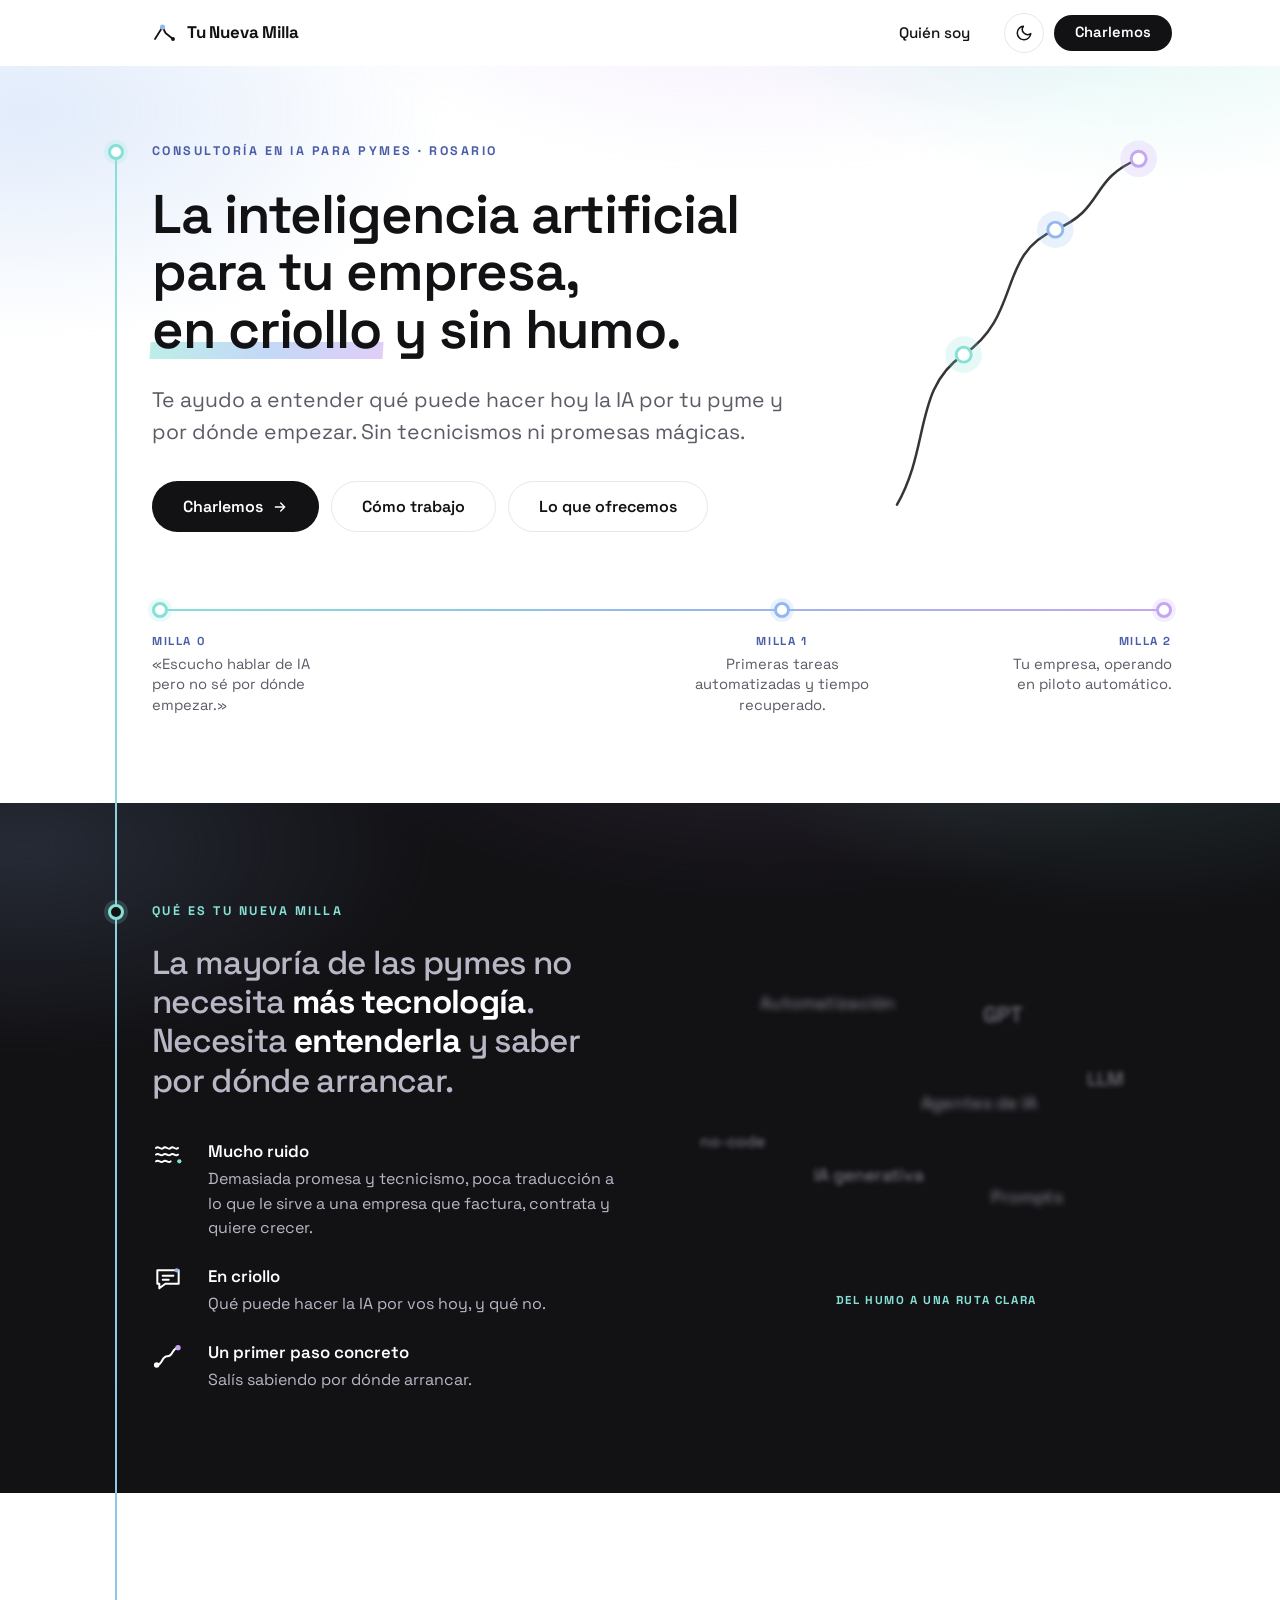
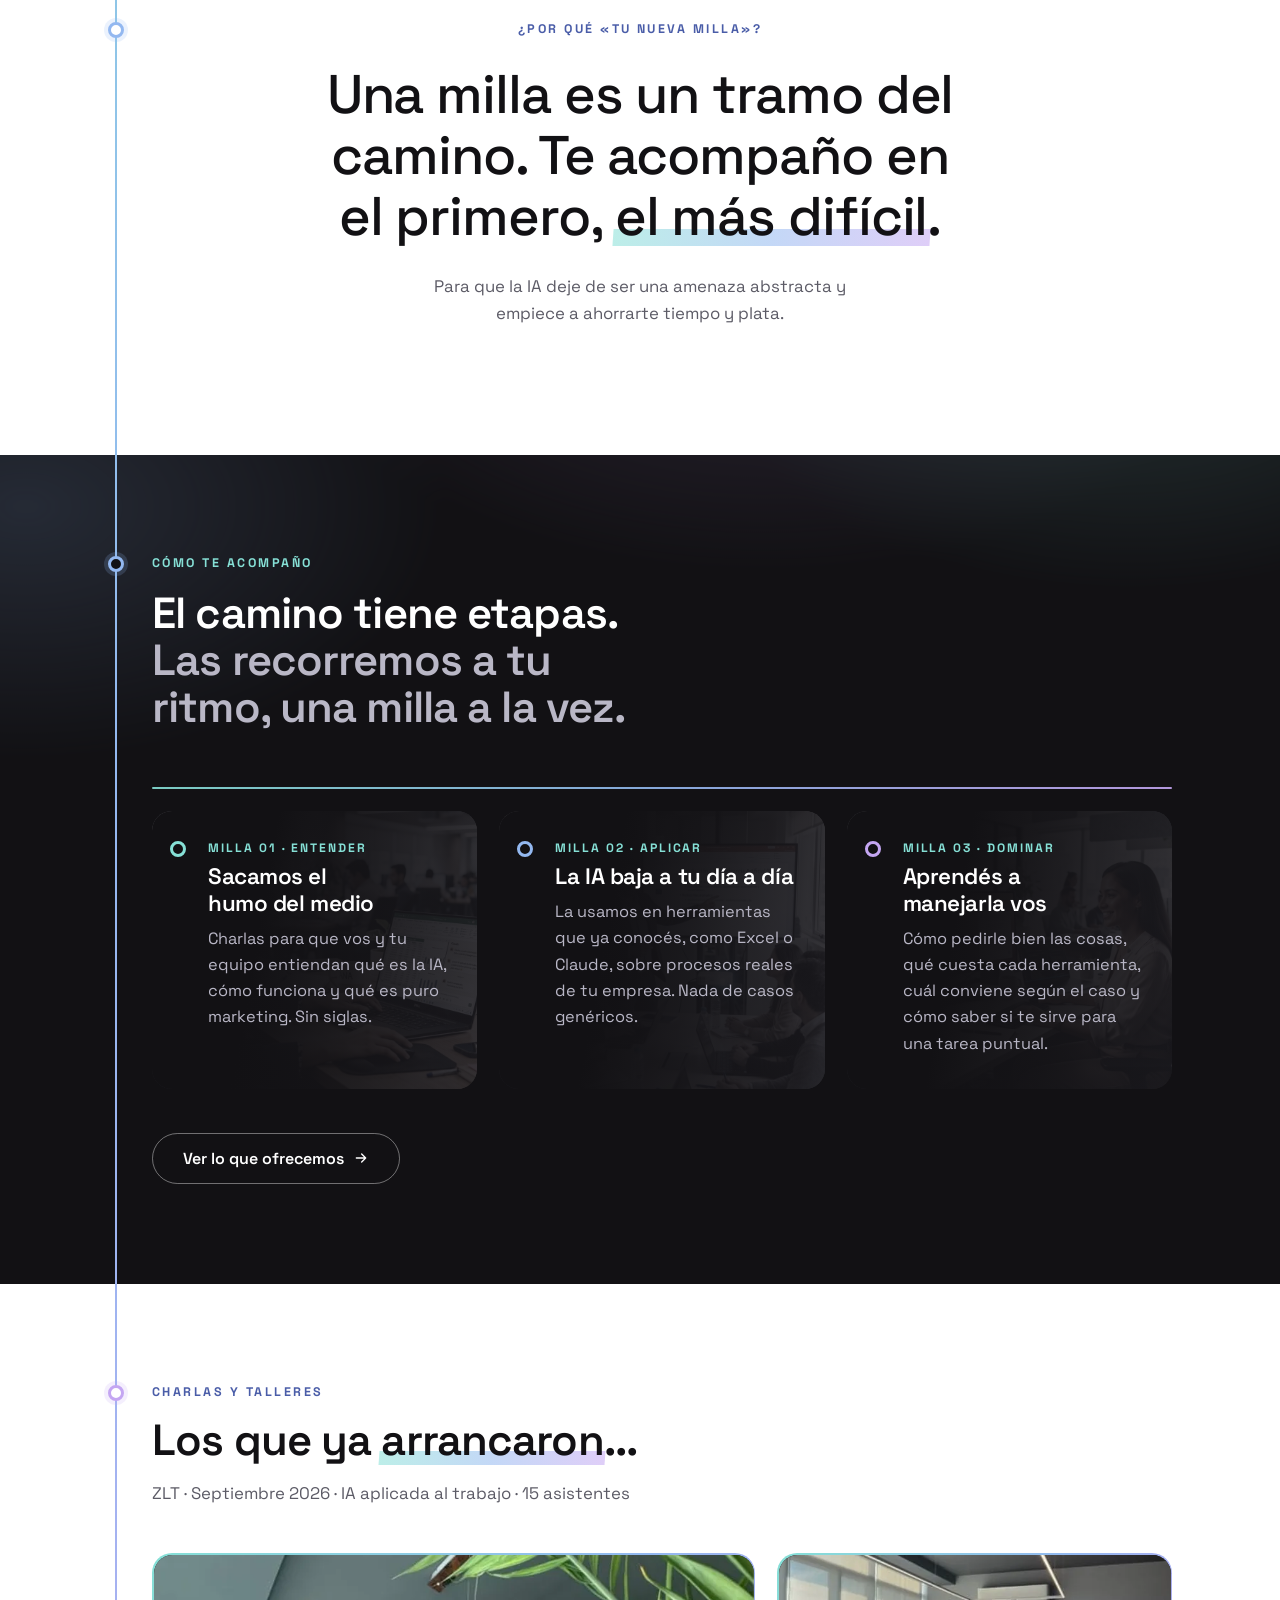
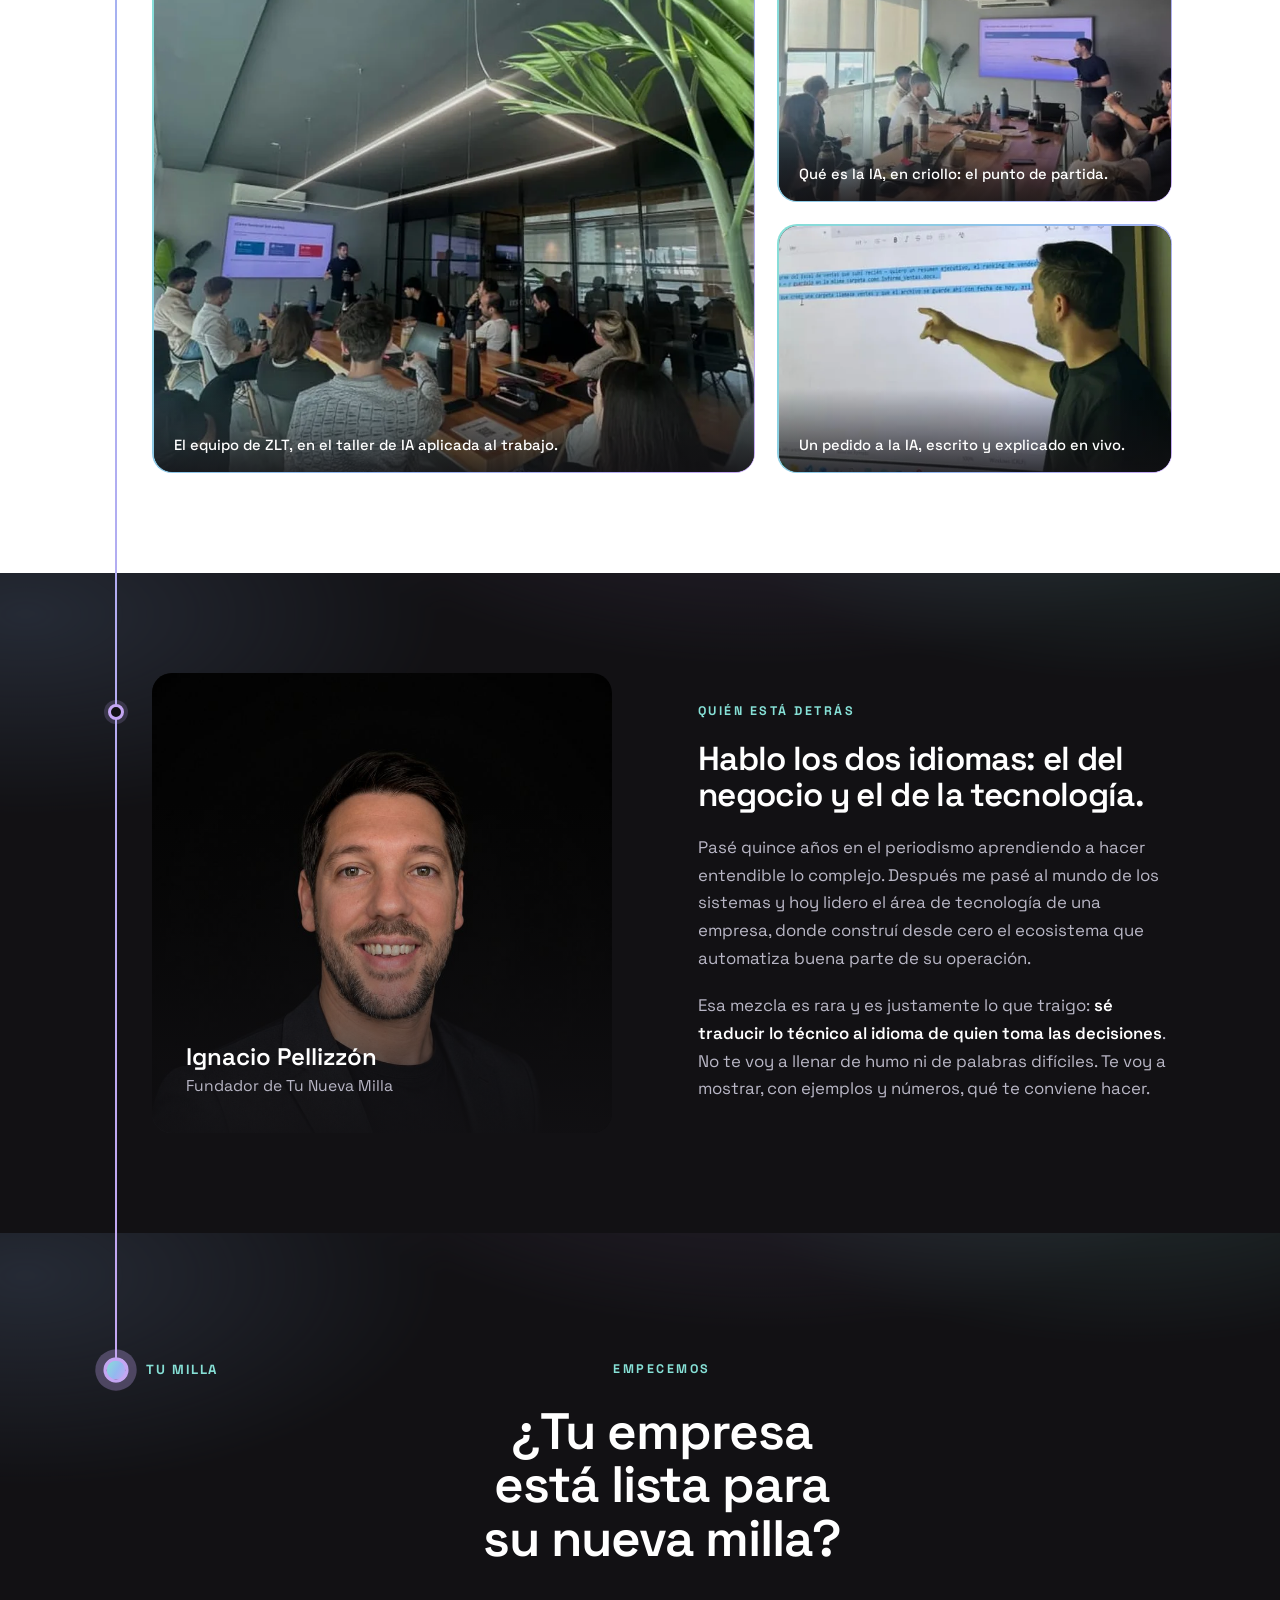
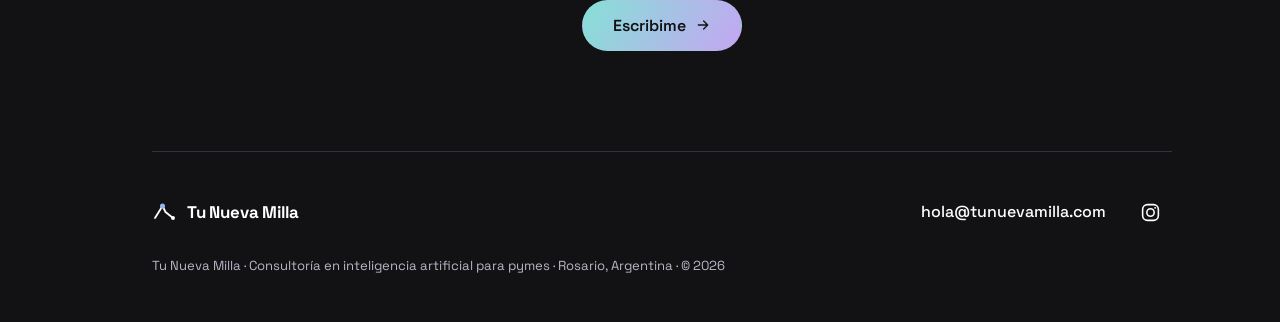
<file: index.html>
<!DOCTYPE html>
<html lang="es-AR">
<head>
<meta charset="UTF-8">
<meta name="viewport" content="width=device-width, initial-scale=1.0">
<title>Tu Nueva Milla — IA en criollo para tu pyme</title>
<meta name="description" content="Consultoría en inteligencia artificial para pymes en Rosario. Te ayudo a entender qué puede hacer la IA por tu empresa, sin tecnicismos ni promesas mágicas.">
<meta name="author" content="Ignacio Pellizzón">
<link rel="canonical" href="https://tunuevamilla.com/">
<meta name="theme-color" content="#FFFFFF">
<meta name="color-scheme" content="light dark">

<meta property="og:type" content="website">
<meta property="og:url" content="https://tunuevamilla.com/">
<meta property="og:site_name" content="Tu Nueva Milla">
<meta property="og:locale" content="es_AR">
<meta property="og:title" content="Tu Nueva Milla — IA en criollo para tu pyme">
<meta property="og:description" content="Consultoría en inteligencia artificial para pymes en Rosario. Te ayudo a entender qué puede hacer la IA por tu empresa, sin tecnicismos ni promesas mágicas.">
<meta property="og:image" content="https://tunuevamilla.com/images/og-image.jpg">
<meta property="og:image:width" content="1200">
<meta property="og:image:height" content="630">
<meta property="og:image:alt" content="Tu Nueva Milla — IA en criollo, sin humo">

<meta name="twitter:card" content="summary_large_image">
<meta name="twitter:title" content="Tu Nueva Milla — IA en criollo para tu pyme">
<meta name="twitter:description" content="Consultoría en inteligencia artificial para pymes en Rosario. Te ayudo a entender qué puede hacer la IA por tu empresa, sin tecnicismos ni promesas mágicas.">
<meta name="twitter:image" content="https://tunuevamilla.com/images/og-image.jpg">
<meta name="twitter:image:alt" content="Tu Nueva Milla — IA en criollo, sin humo">
<link rel="icon" type="image/svg+xml" href="data:image/svg+xml,%3Csvg xmlns='http://www.w3.org/2000/svg' viewBox='0 0 32 32'%3E%3Cstyle%3E.s%7Bstroke:%23121114%7D.f%7Bfill:%23121114%7D@media (prefers-color-scheme:dark)%7B.s%7Bstroke:%23FFFFFF%7D.f%7Bfill:%23FFFFFF%7D%7D%3C/style%3E%3Cpath class='s' d='M4 24 L14 8 L18 16 L28 24' fill='none' stroke-width='2.6' stroke-linecap='round' stroke-linejoin='round'/%3E%3Ccircle cx='14' cy='8' r='3.4' fill='%2393B8F0'/%3E%3Ccircle class='f' cx='28' cy='24' r='2.6'/%3E%3C/svg%3E">

<!-- Tema guardado antes del primer pintado (evita el parpadeo claro → oscuro) -->
<script>try{if(localStorage.getItem('tnm-theme')==='dark'){document.documentElement.setAttribute('data-theme','dark');document.querySelector('meta[name="theme-color"]').content='#121114'}}catch(e){}</script>

<link rel="preconnect" href="https://fonts.googleapis.com">
<link rel="preconnect" href="https://fonts.gstatic.com" crossorigin>
<link href="https://fonts.googleapis.com/css2?family=Space+Grotesk:wght@400;500;600;700&display=swap" rel="stylesheet">
<link rel="stylesheet" href="styles.css">
</head>
<body>

<nav class="nav">
  <div class="wrap nav__in">
    <a href="#" class="tnm-logo" aria-label="Tu Nueva Milla">
      <svg viewBox="0 0 32 32" fill="none" aria-hidden="true">
        <path d="M4 24 L14 8 L18 16 L28 24" stroke="currentColor" stroke-width="2.4" stroke-linecap="round" stroke-linejoin="round"/>
        <circle cx="14" cy="8" r="3.4" fill="#93B8F0"/>
        <circle cx="28" cy="24" r="2.6" fill="currentColor"/>
      </svg>
      <span>Tu&nbsp;Nueva&nbsp;Milla</span>
    </a>
    <ul class="nav__links">
      <li><a class="nav__link" href="#quien-soy">Quién soy</a></li>
    </ul>
    <div class="nav__actions">
      <button type="button" class="theme-toggle" id="themeToggle" aria-label="Cambiar a tema oscuro" title="Cambiar a tema oscuro">
        <svg class="i-sun" viewBox="0 0 24 24" width="18" height="18" fill="none" aria-hidden="true"><circle cx="12" cy="12" r="4"/><path d="M12 2v2M12 20v2M4.93 4.93l1.41 1.41M17.66 17.66l1.41 1.41M2 12h2M20 12h2M6.34 17.66l-1.41 1.41M19.07 4.93l-1.41 1.41"/></svg>
        <svg class="i-moon" viewBox="0 0 24 24" width="18" height="18" fill="none" aria-hidden="true"><path d="M21 12.79A9 9 0 1 1 11.21 3 7 7 0 0 0 21 12.79z"/></svg>
      </button>
      <a href="#contacto" class="tnm-btn tnm-btn--primary tnm-btn--sm js-contact-trigger">Charlemos</a>
    </div>
  </div>
</nav>

<main class="rail-root" data-rail-root>
  <div class="rail" data-rail aria-hidden="true"><div class="rail__fill" data-rail-fill></div></div>

  <!-- 1 · Hero (claro) -->
  <header class="tnm-aurora sec sec--light">
    <div class="wrap hero">
      <div class="hero__row">
        <div class="hero__copy">
          <div data-reveal="0">
            <div class="stop" data-rail-stop data-rail-color="aqua"><span class="stop__dot stop__dot--aqua" aria-hidden="true"></span><div class="tnm-eyebrow">Consultoría en IA para pymes · Rosario</div></div>
          </div>
          <h1 class="hero__title" data-reveal="1">La inteligencia artificial para tu empresa, <span class="tnm-hl">en criollo</span> y sin humo.</h1>
          <p class="hero__lead" data-reveal="2">Te ayudo a entender qué puede hacer hoy la IA por tu pyme y por dónde empezar. Sin tecnicismos ni promesas mágicas.</p>
          <div class="hero__actions" data-reveal="3">
            <a href="#contacto" class="tnm-btn tnm-btn--primary js-contact-trigger">Charlemos
              <svg viewBox="0 0 24 24" fill="none" aria-hidden="true"><path d="M5 12h14M13 6l6 6-6 6" stroke="currentColor" stroke-width="2" stroke-linecap="round" stroke-linejoin="round"/></svg>
            </a>
            <a href="#camino" class="tnm-btn tnm-btn--ghost">Cómo trabajo</a>
            <a href="/lo-que-ofrecemos" class="tnm-btn tnm-btn--ghost">Lo que ofrecemos</a>
          </div>
        </div>
        <div class="hero__ill" aria-hidden="true">
          <svg viewBox="40 60 360 470" width="100%" fill="none">
            <path d="M70,500 C110,430 90,360 150,320 C220,272 190,200 260,170 C320,145 300,110 360,85" style="stroke:currentColor;stroke-width:3;stroke-linecap:round;opacity:.85"/>
            <circle cx="150" cy="320" r="22" style="fill:var(--aqua);opacity:.2"/>
            <circle cx="150" cy="320" r="9" style="fill:var(--node-fill);stroke:var(--aqua);stroke-width:3.5"/>
            <circle cx="260" cy="170" r="22" style="fill:var(--blue);opacity:.2"/>
            <circle cx="260" cy="170" r="9" style="fill:var(--node-fill);stroke:var(--blue);stroke-width:3.5"/>
            <circle cx="360" cy="85" r="22" style="fill:var(--violet);opacity:.2"/>
            <circle cx="360" cy="85" r="9" style="fill:var(--node-fill);stroke:var(--violet);stroke-width:3.5"/>
          </svg>
        </div>
      </div>
      <div class="hero__route" data-reveal="4">
        <div class="tnm-route">
          <div class="tnm-route__track"><div class="tnm-route__fill"></div></div>
          <div class="tnm-route__stops">
            <div class="tnm-route__stop">
              <div class="tnm-dot"></div>
              <div class="tnm-km">Milla 0</div>
              <div class="tnm-route__lbl">«Escucho hablar de IA pero no sé por dónde empezar.»</div>
            </div>
            <div class="tnm-route__stop">
              <div class="tnm-dot tnm-dot--b"></div>
              <div class="tnm-km">Milla 1</div>
              <div class="tnm-route__lbl">Primeras tareas automatizadas y tiempo recuperado.</div>
            </div>
            <div class="tnm-route__stop">
              <div class="tnm-dot tnm-dot--c"></div>
              <div class="tnm-km">Milla 2</div>
              <div class="tnm-route__lbl">Tu empresa, operando en piloto automático.</div>
            </div>
          </div>
        </div>
      </div>
    </div>
  </header>

  <!-- 2 · Qué es (oscuro) -->
  <section class="tnm-aurora sec sec--band sec--clip" data-theme="dark">
    <div class="wrap sec__pad whatis">
      <div class="whatis__copy">
        <div class="whatis__head" data-reveal="0">
          <div class="stop" data-rail-stop data-rail-color="aqua"><span class="stop__dot stop__dot--aqua" aria-hidden="true"></span><div class="tnm-eyebrow">Qué es Tu Nueva Milla</div></div>
          <h2 class="whatis__title">La mayoría de las pymes no necesita <b>más tecnología</b>. Necesita <b>entenderla</b> y saber por dónde arrancar.</h2>
        </div>
        <div class="points">
          <div class="point" data-reveal="1">
            <svg viewBox="0 0 24 24" width="32" height="32" fill="none" aria-hidden="true"><path d="M3 7.5c2-2 3.5 2 5.5 0s3.5 2 5.5 0 3.5 2 5.5 0"/><path d="M3 12.5c2-2 3.5 2 5.5 0s3.5 2 5.5 0 3.5 2 5.5 0"/><path d="M3 17.5c2-2 3.5 2 5.5 0s3.5 2 5.5 0"/><circle cx="20.5" cy="17.5" r="1.6" class="ico-fill-aqua"/></svg>
            <div>
              <div class="point__t">Mucho ruido</div>
              <p>Demasiada promesa y tecnicismo, poca traducción a lo que le sirve a una empresa que factura, contrata y quiere crecer.</p>
            </div>
          </div>
          <div class="point" data-reveal="2">
            <svg viewBox="0 0 24 24" width="32" height="32" fill="none" aria-hidden="true"><path d="M4 5.5h16v10H10l-4.5 3.5v-3.5H4z"/><path d="M8 9.5h8M8 12.5h4.5"/><circle cx="18.5" cy="5.5" r="1.6" class="ico-fill-blue"/></svg>
            <div>
              <div class="point__t">En criollo</div>
              <p>Qué puede hacer la IA por vos hoy, y qué no.</p>
            </div>
          </div>
          <div class="point" data-reveal="3">
            <svg viewBox="0 0 24 24" width="32" height="32" fill="none" aria-hidden="true"><path d="M3.5 19.5c4.5 0 3.5-6.5 8-6.5s3.5-6.5 8-6.5"/><circle cx="3.5" cy="19.5" r="1.3"/><circle cx="19.5" cy="6.5" r="2" class="ico-fill-violet"/></svg>
            <div>
              <div class="point__t">Un primer paso concreto</div>
              <p>Salís sabiendo por dónde arrancar.</p>
            </div>
          </div>
        </div>
      </div>
      <figure class="smoke-fig">
        <div class="smoke" data-smoke>
          <div aria-hidden="true">
            <span class="smoke__w" data-smoke-word style="left:60%;top:2%;font-size:1.35rem">GPT</span>
            <span class="smoke__w" data-smoke-word data-optional style="left:22%;top:16%;font-size:1.05rem">machine learning</span>
            <span class="smoke__w" data-smoke-word style="left:82%;top:30%;font-size:1.2rem">LLM</span>
            <span class="smoke__w" data-smoke-word style="left:0%;top:50%;font-size:1rem">no-code</span>
            <span class="smoke__w" data-smoke-word data-optional style="left:76%;top:52%;font-size:1rem">copiloto</span>
            <span class="smoke__w" data-smoke-word style="left:24%;top:64%;font-size:1.1rem">IA generativa</span>
            <span class="smoke__w" data-smoke-word data-optional style="left:70%;top:88%;font-size:1.15rem">RAG</span>
          </div>
          <div class="smoke__keys">
            <span class="smoke__spine" data-smoke-spine></span>
            <div class="smoke__key" data-smoke-key data-x=".40" data-y=".36">
              <span class="smoke__dot smoke__dot--aqua" data-smoke-dot></span>
              <div class="smoke__txt">
                <span class="smoke__tech" data-smoke-tech>Agentes de IA<span class="smoke__strike" data-smoke-strike></span></span>
                <span class="smoke__say" data-smoke-say>Un asistente que contesta consultas de clientes</span>
              </div>
            </div>
            <div class="smoke__key" data-smoke-key data-x=".06" data-y=".04">
              <span class="smoke__dot smoke__dot--blue" data-smoke-dot></span>
              <div class="smoke__txt">
                <span class="smoke__tech" data-smoke-tech>Automatización<span class="smoke__strike" data-smoke-strike></span></span>
                <span class="smoke__say" data-smoke-say>Que las facturas se carguen solas</span>
              </div>
            </div>
            <div class="smoke__key" data-smoke-key data-x=".55" data-y=".72">
              <span class="smoke__dot smoke__dot--violet" data-smoke-dot></span>
              <div class="smoke__txt">
                <span class="smoke__tech" data-smoke-tech>Prompts<span class="smoke__strike" data-smoke-strike></span></span>
                <span class="smoke__say" data-smoke-say>Saber qué pedirle a la IA</span>
              </div>
            </div>
          </div>
        </div>
        <figcaption class="smoke-fig__cap">Del humo a una ruta clara</figcaption>
      </figure>
    </div>
  </section>

  <!-- 3 · Por qué el nombre (claro) -->
  <section class="sec sec--light">
    <div class="sec__pad--xl quote">
      <div class="nowrap" data-reveal="0">
        <div class="stop" data-rail-stop data-rail-color="blue"><span class="stop__dot stop__dot--blue" aria-hidden="true"></span><div class="tnm-eyebrow">¿Por qué «Tu Nueva Milla»?</div></div>
      </div>
      <blockquote class="quote__q" data-reveal="1">Una milla es un tramo del camino. Te acompaño en el primero, <span class="tnm-hl">el más difícil</span>.</blockquote>
      <p class="quote__sub" data-reveal="2">Para que la IA deje de ser una amenaza abstracta y empiece a ahorrarte tiempo y plata.</p>
    </div>
  </section>

  <!-- 4 · Las 3 millas (oscuro) -->
  <section class="tnm-aurora sec sec--band anchor" id="camino" data-theme="dark">
    <div class="wrap sec__pad">
      <div class="miles__head" data-reveal="0">
        <div class="stop" data-rail-stop data-rail-color="blue"><span class="stop__dot stop__dot--blue" aria-hidden="true"></span><div class="tnm-eyebrow">Cómo te acompaño</div></div>
        <h2 class="h2">El camino tiene etapas. <span class="muted">Las recorremos a tu ritmo, una milla a la vez.</span></h2>
      </div>
      <div class="miles__line" data-draw></div>
      <div class="miles">
        <div class="lift" data-reveal="1">
          <div class="tnm-ms tnm-ms--photo">
            <img class="tnm-ms__bg" src="images/milla-01-entender.jpg" alt="" loading="lazy" decoding="async">
            <div class="tnm-ms__scrim"></div>
            <div class="tnm-ms__node"></div>
            <div class="tnm-km">Milla 01 · Entender</div>
            <h3>Sacamos el humo del medio</h3>
            <p>Charlas para que vos y tu equipo entiendan qué es la IA, cómo funciona y qué es puro marketing. Sin siglas.</p>
          </div>
        </div>
        <div class="lift" data-reveal="2">
          <div class="tnm-ms tnm-ms--b tnm-ms--photo">
            <img class="tnm-ms__bg" src="images/milla-02-aplicar.jpg" alt="" loading="lazy" decoding="async">
            <div class="tnm-ms__scrim"></div>
            <div class="tnm-ms__node"></div>
            <div class="tnm-km">Milla 02 · Aplicar</div>
            <h3>La IA baja a tu día a día</h3>
            <p>La usamos en herramientas que ya conocés, como Excel o Claude, sobre procesos reales de tu empresa. Nada de casos genéricos.</p>
          </div>
        </div>
        <div class="lift" data-reveal="3">
          <div class="tnm-ms tnm-ms--c tnm-ms--photo">
            <img class="tnm-ms__bg" src="images/milla-03-dominar.jpg" alt="" loading="lazy" decoding="async">
            <div class="tnm-ms__scrim"></div>
            <div class="tnm-ms__node"></div>
            <div class="tnm-km">Milla 03 · Dominar</div>
            <h3>Aprendés a manejarla vos</h3>
            <p>Cómo pedirle bien las cosas, qué cuesta cada herramienta, cuál conviene según el caso y cómo saber si te sirve para una tarea puntual.</p>
          </div>
        </div>
      </div>
      <div class="miles__more">
        <a href="/lo-que-ofrecemos" class="tnm-btn tnm-btn--ghost">Ver lo que ofrecemos
          <svg viewBox="0 0 24 24" fill="none" aria-hidden="true"><path d="M5 12h14M13 6l6 6-6 6" stroke="currentColor" stroke-width="2" stroke-linecap="round" stroke-linejoin="round"/></svg>
        </a>
      </div>
    </div>
  </section>

  <!-- 5 · Charlas y talleres (claro) -->
  <section class="sec sec--light">
    <div class="wrap sec__pad talks">
      <div class="talks__head" data-reveal="0">
        <div class="stop" data-rail-stop data-rail-color="violet"><span class="stop__dot stop__dot--violet" aria-hidden="true"></span><div class="tnm-eyebrow">Charlas y talleres</div></div>
        <h2 class="h2 talks__title">Los que ya <span class="tnm-hl">arrancaron</span>...</h2>
        <p class="talks__meta">ZLT · Septiembre 2026 · IA aplicada al trabajo · 15 asistentes</p>
      </div>
      <div class="bento">
        <figure class="shot shot--main" data-reveal="1">
          <div class="shot__in">
            <picture>
              <source srcset="images/charla-ia-pymes-zlt-01.webp" type="image/webp">
              <img src="images/charla-ia-pymes-zlt-01.jpg" width="846" height="750" alt="El equipo de ZLT durante el taller de IA" loading="lazy" decoding="async" style="object-position:center 55%">
            </picture>
            <figcaption>El equipo de ZLT, en el taller de IA aplicada al trabajo.</figcaption>
          </div>
        </figure>
        <div class="bento__side">
          <figure class="shot" data-reveal="2">
            <div class="shot__in">
              <picture>
                <source srcset="images/charla-ia-pymes-zlt-02.webp" type="image/webp">
                <img src="images/charla-ia-pymes-zlt-02.jpg" width="846" height="384" alt="Ignacio Pellizzón explicando qué es la IA frente al equipo" loading="lazy" decoding="async" style="object-position:80% center">
              </picture>
              <figcaption>Qué es la IA, en criollo: el punto de partida.</figcaption>
            </div>
          </figure>
          <figure class="shot" data-reveal="3">
            <div class="shot__in">
              <picture>
                <source srcset="images/charla-ia-pymes-zlt-03.webp" type="image/webp">
                <img src="images/charla-ia-pymes-zlt-03.jpg" width="846" height="384" alt="Ignacio señalando un pedido escrito a una herramienta de IA en pantalla" loading="lazy" decoding="async" style="object-position:72% center">
              </picture>
              <figcaption>Un pedido a la IA, escrito y explicado en vivo.</figcaption>
            </div>
          </figure>
        </div>
      </div>
    </div>
  </section>

  <!-- 6 · Quién está detrás (oscuro) -->
  <section class="tnm-aurora sec sec--band anchor" id="quien-soy" data-theme="dark">
    <div class="wrap sec__pad bio">
      <div class="bio__photo" data-reveal="0">
        <div class="tnm-portrait">
          <img src="images/foto-fundador.jpg" alt="Ignacio Pellizzón, fundador de Tu Nueva Milla" loading="lazy" decoding="async">
          <div class="tnm-portrait__scrim"></div>
          <div class="tnm-portrait__who">
            <div class="tnm-portrait__nm">Ignacio Pellizzón</div>
            <div class="tnm-portrait__rl">Fundador de Tu Nueva Milla</div>
          </div>
        </div>
      </div>
      <div class="bio__txt" data-reveal="1">
        <div class="stop" data-rail-stop data-rail-color="violet"><span class="stop__dot stop__dot--violet" aria-hidden="true"></span><div class="tnm-eyebrow">Quién está detrás</div></div>
        <h2 class="bio__title">Hablo los dos idiomas: el del negocio y el de la tecnología.</h2>
        <p>Pasé quince años en el periodismo aprendiendo a hacer entendible lo complejo. Después me pasé al mundo de los sistemas y hoy lidero el área de tecnología de una empresa, donde construí desde cero el ecosistema que automatiza buena parte de su operación.</p>
        <p>Esa mezcla es rara y es justamente lo que traigo: <b>sé traducir lo técnico al idioma de quien toma las decisiones</b>. No te voy a llenar de humo ni de palabras difíciles. Te voy a mostrar, con ejemplos y números, qué te conviene hacer.</p>
      </div>
    </div>
  </section>

  <!-- 7 · Cierre + footer (oscuro) -->
  <section class="tnm-aurora sec sec--band anchor" id="contacto" data-theme="dark">
    <div class="wrap closing">
      <div class="closing__top">
        <div class="nowrap" data-reveal="1">
          <div class="stop" data-rail-stop data-rail-label="Tu milla" data-rail-color="violet"><span class="stop__dot stop__dot--grad" aria-hidden="true"></span><div class="tnm-eyebrow">Empecemos</div></div>
        </div>
        <h2 class="closing__title" data-reveal="1">¿Tu empresa está lista para su nueva milla?</h2>
        <div class="closing__cta" data-reveal="2">
          <a href="mailto:hola@tunuevamilla.com" class="tnm-btn tnm-btn--primary" id="contactTrigger">Escribime
            <svg viewBox="0 0 24 24" fill="none" aria-hidden="true"><path d="M5 12h14M13 6l6 6-6 6" stroke="currentColor" stroke-width="2" stroke-linecap="round" stroke-linejoin="round"/></svg>
          </a>
        </div>
      </div>
      <footer class="footer">
        <a href="#" class="tnm-logo" aria-label="Tu Nueva Milla">
          <svg viewBox="0 0 32 32" fill="none" aria-hidden="true">
            <path d="M4 24 L14 8 L18 16 L28 24" stroke="currentColor" stroke-width="2.4" stroke-linecap="round" stroke-linejoin="round"/>
            <circle cx="14" cy="8" r="3.4" fill="#93B8F0"/>
            <circle cx="28" cy="24" r="2.6" fill="currentColor"/>
          </svg>
          <span>Tu&nbsp;Nueva&nbsp;Milla</span>
        </a>
        <div class="footer__links">
          <a href="mailto:hola@tunuevamilla.com" class="footer__mail">hola@tunuevamilla.com</a>
          <a href="https://www.instagram.com/tunuevamilla" target="_blank" rel="noopener" class="footer__ig" aria-label="Instagram">
            <svg viewBox="0 0 24 24" fill="none" width="21" height="21" aria-hidden="true">
              <rect x="3" y="3" width="18" height="18" rx="5.5" stroke="currentColor" stroke-width="1.8"/>
              <circle cx="12" cy="12" r="4.2" stroke="currentColor" stroke-width="1.8"/>
              <circle cx="17.3" cy="6.7" r="1.1" fill="currentColor"/>
            </svg>
          </a>
        </div>
        <div class="footer__fine">Tu Nueva Milla · Consultoría en inteligencia artificial para pymes · Rosario, Argentina · © 2026</div>
      </footer>
    </div>
  </section>
</main>

<div class="modal-overlay" id="contactOverlay" hidden>
  <div class="modal" role="dialog" aria-modal="true" aria-labelledby="contactModalTitle" id="contactModal">
    <button type="button" class="modal-close" id="contactClose" aria-label="Cerrar formulario">
      <svg viewBox="0 0 24 24" fill="none" aria-hidden="true"><path d="M6 6l12 12M18 6L6 18" stroke="currentColor" stroke-width="2" stroke-linecap="round"/></svg>
    </button>
    <div class="tnm-eyebrow">Escribime</div>
    <h3 id="contactModalTitle">Contame en dos líneas qué necesita tu empresa</h3>
    <p class="modal-lead">Te respondo yo mismo, directo a tu correo.</p>

    <form id="contactForm" novalidate>
      <input type="checkbox" name="botcheck" class="hp" tabindex="-1" autocomplete="off">

      <label class="tnm-field">
        <span>Nombre</span>
        <input type="text" name="name" required autocomplete="name" placeholder="Tu nombre">
      </label>
      <label class="tnm-field">
        <span>Email</span>
        <input type="email" name="email" required autocomplete="email" placeholder="vos@tuempresa.com">
      </label>
      <label class="tnm-field">
        <span>Teléfono</span>
        <input type="tel" name="phone" required autocomplete="tel" inputmode="tel" placeholder="Ej: 341 555 1234">
      </label>
      <label class="tnm-field">
        <span>Contame brevemente qué necesitás</span>
        <textarea name="message" required rows="4" placeholder="Qué te gustaría automatizar o entender sobre IA en tu compañía"></textarea>
      </label>

      <button type="submit" class="tnm-btn tnm-btn--primary tnm-btn--block" id="contactSubmit">
        <span class="btn-label">Enviar mensaje</span>
        <svg viewBox="0 0 24 24" fill="none" aria-hidden="true"><path d="M5 12h14M13 6l6 6-6 6" stroke="currentColor" stroke-width="2" stroke-linecap="round" stroke-linejoin="round"/></svg>
      </button>
      <p class="form-status" id="contactStatus" role="status" aria-live="polite"></p>
    </form>
  </div>
</div>

<script src="motion.js"></script>
<script src="script.js"></script>
</body>
</html>
</file>
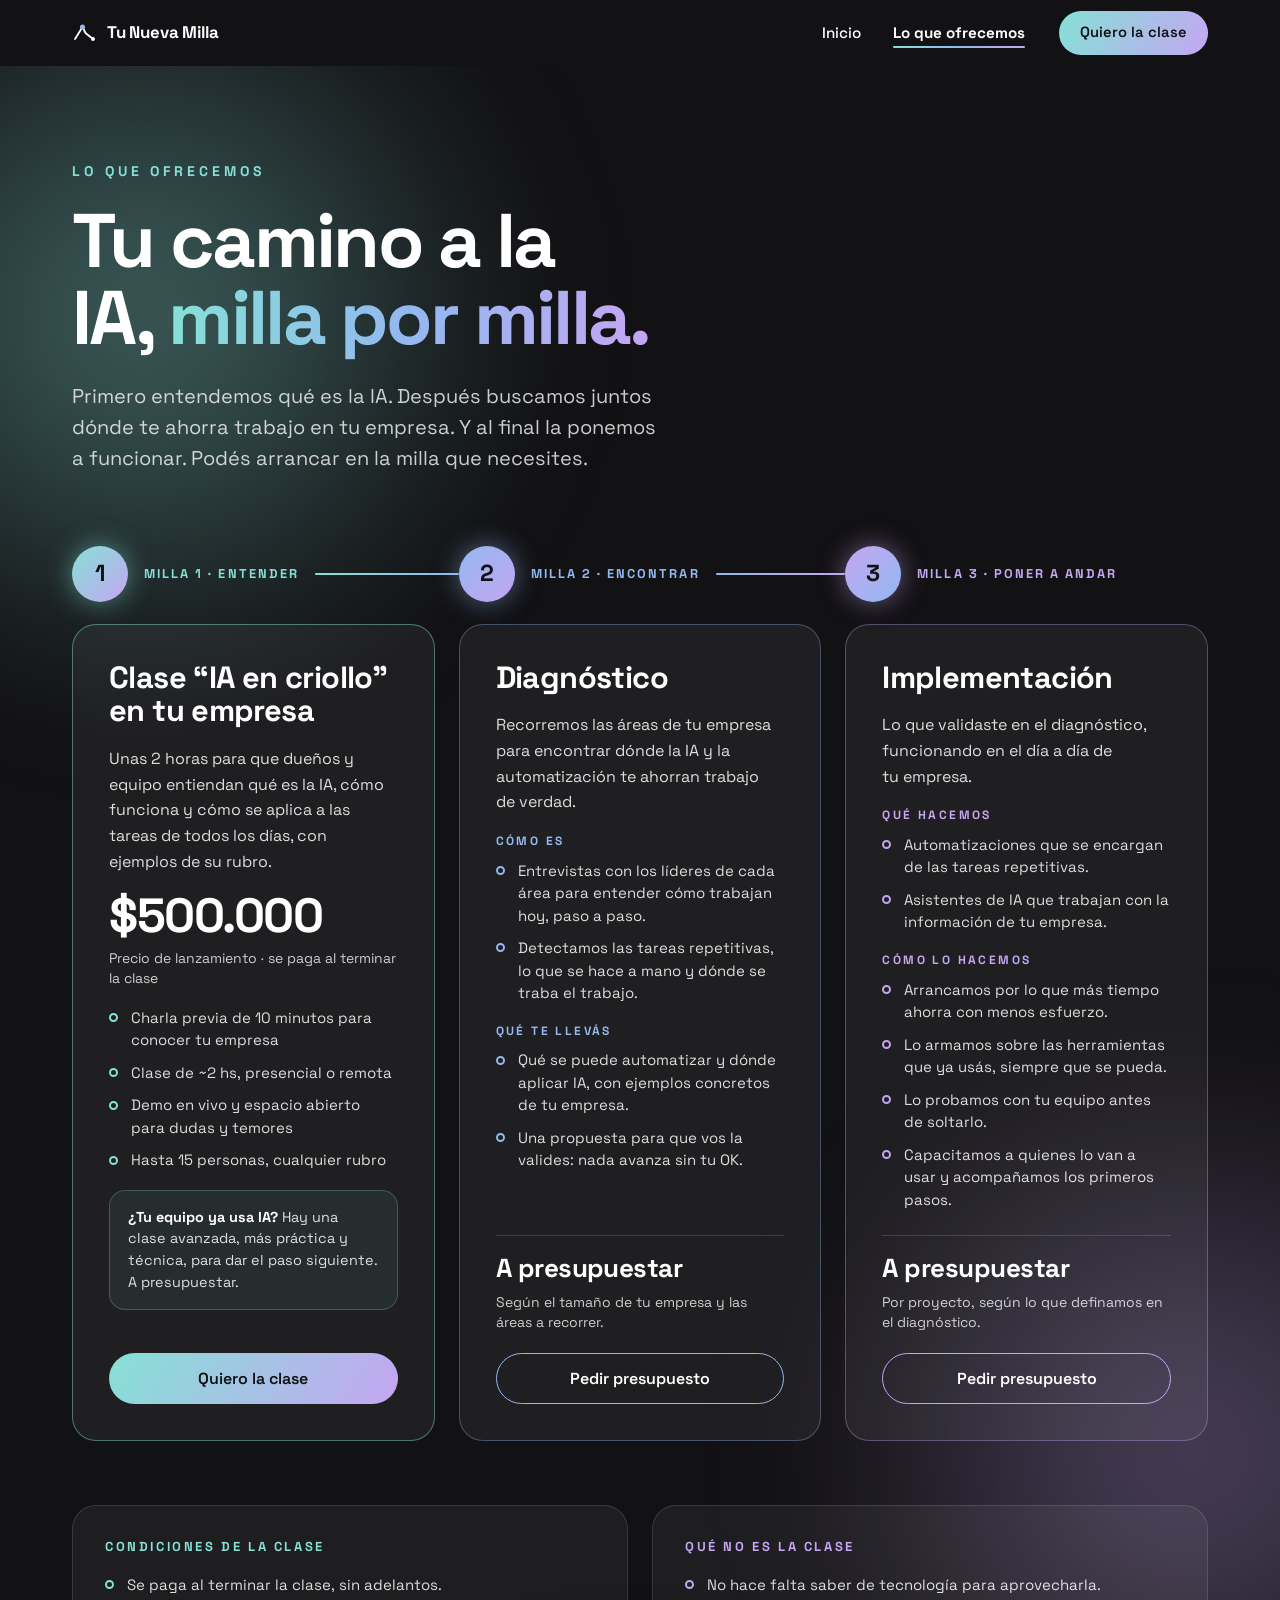
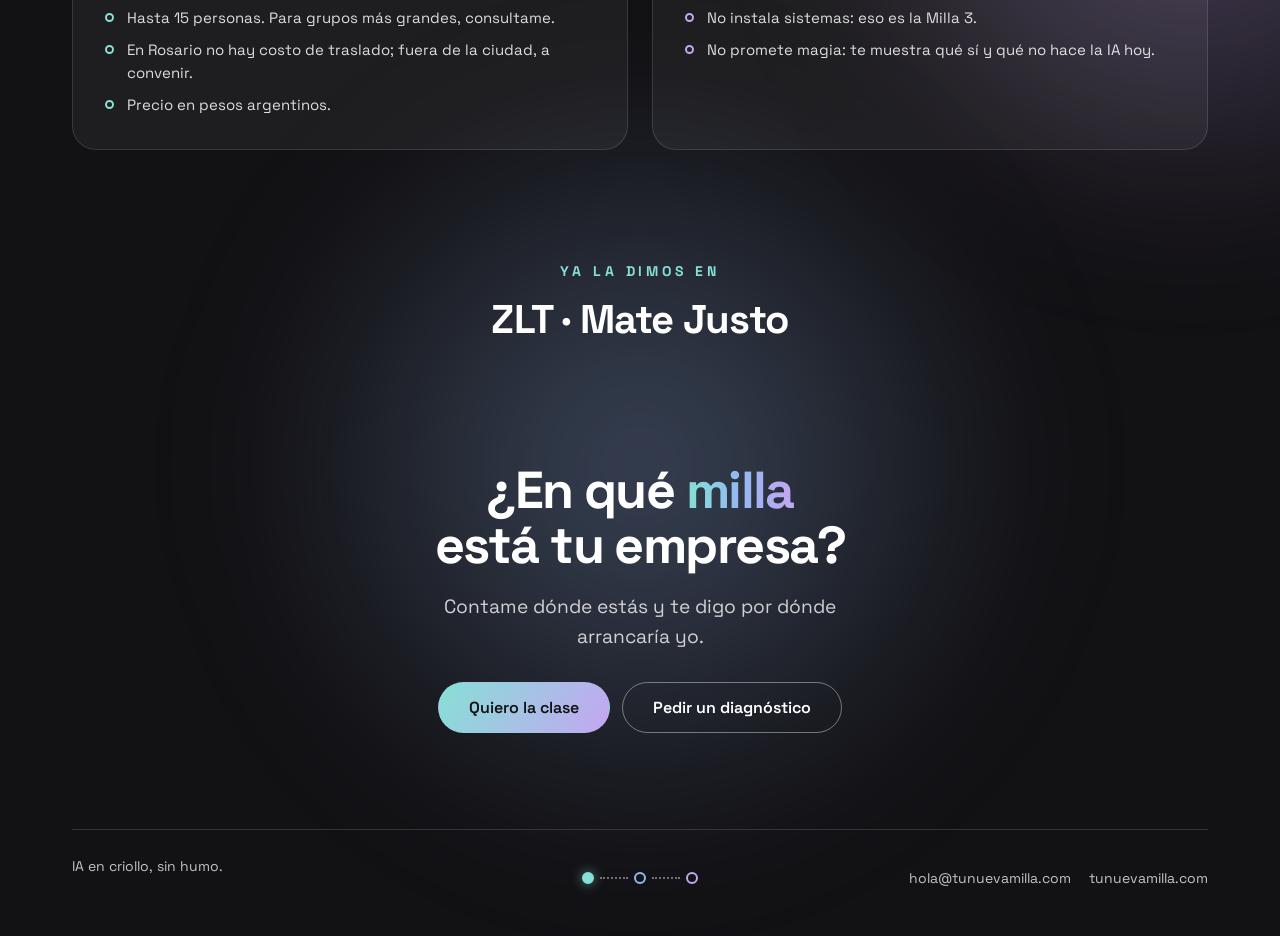
<file: lo-que-ofrecemos/index.html>
<!DOCTYPE html>
<html lang="es-AR" data-theme="dark">
<head>
<meta charset="UTF-8">
<meta name="viewport" content="width=device-width, initial-scale=1.0">
<title>Lo que ofrecemos — Tu Nueva Milla</title>
<meta name="description" content="Clase de IA en criollo para tu equipo, diagnóstico e implementación de IA para pymes. Sin tecnicismos y sin humo.">
<meta name="author" content="Ignacio Pellizzón">
<link rel="canonical" href="https://tunuevamilla.com/lo-que-ofrecemos">
<meta name="theme-color" content="#121114">
<meta name="color-scheme" content="dark">

<meta property="og:type" content="website">
<meta property="og:url" content="https://tunuevamilla.com/lo-que-ofrecemos">
<meta property="og:site_name" content="Tu Nueva Milla">
<meta property="og:locale" content="es_AR">
<meta property="og:title" content="Lo que ofrecemos — Tu Nueva Milla">
<meta property="og:description" content="Clase de IA en criollo para tu equipo, diagnóstico e implementación de IA para pymes. Sin tecnicismos y sin humo.">
<meta property="og:image" content="https://tunuevamilla.com/images/og-image.jpg">
<meta property="og:image:width" content="1200">
<meta property="og:image:height" content="630">
<meta property="og:image:alt" content="Tu Nueva Milla — IA en criollo, sin humo">

<meta name="twitter:card" content="summary_large_image">
<meta name="twitter:title" content="Lo que ofrecemos — Tu Nueva Milla">
<meta name="twitter:description" content="Clase de IA en criollo para tu equipo, diagnóstico e implementación de IA para pymes. Sin tecnicismos y sin humo.">
<meta name="twitter:image" content="https://tunuevamilla.com/images/og-image.jpg">
<meta name="twitter:image:alt" content="Tu Nueva Milla — IA en criollo, sin humo">
<link rel="icon" type="image/svg+xml" href="data:image/svg+xml,%3Csvg xmlns='http://www.w3.org/2000/svg' viewBox='0 0 32 32'%3E%3Cstyle%3E.s%7Bstroke:%23121114%7D.f%7Bfill:%23121114%7D@media (prefers-color-scheme:dark)%7B.s%7Bstroke:%23FFFFFF%7D.f%7Bfill:%23FFFFFF%7D%7D%3C/style%3E%3Cpath class='s' d='M4 24 L14 8 L18 16 L28 24' fill='none' stroke-width='2.6' stroke-linecap='round' stroke-linejoin='round'/%3E%3Ccircle cx='14' cy='8' r='3.4' fill='%2393B8F0'/%3E%3Ccircle class='f' cx='28' cy='24' r='2.6'/%3E%3C/svg%3E">

<link rel="preconnect" href="https://fonts.googleapis.com">
<link rel="preconnect" href="https://fonts.gstatic.com" crossorigin>
<link href="https://fonts.googleapis.com/css2?family=Space+Grotesk:wght@400;500;600;700&display=swap" rel="stylesheet">
<link rel="stylesheet" href="/styles.css">
</head>
<body>

<nav class="nav ofr-nav" aria-label="Principal">
  <div class="ofr-wrap nav__in">
    <a href="/" class="tnm-logo" aria-label="Tu Nueva Milla, ir al inicio">
      <svg viewBox="0 0 32 32" fill="none" aria-hidden="true">
        <path d="M4 24 L14 8 L18 16 L28 24" stroke="currentColor" stroke-width="2.4" stroke-linecap="round" stroke-linejoin="round"/>
        <circle cx="14" cy="8" r="3.4" fill="#93B8F0"/>
        <circle cx="28" cy="24" r="2.6" fill="currentColor"/>
      </svg>
      <span>Tu&nbsp;Nueva&nbsp;Milla</span>
    </a>
    <ul class="nav__links">
      <li><a class="nav__link" href="/">Inicio</a></li>
      <li><a class="nav__link" href="/lo-que-ofrecemos" aria-current="page">Lo que ofrecemos</a></li>
    </ul>
    <div class="nav__actions">
      <a href="mailto:hola@tunuevamilla.com?subject=Quiero%20la%20clase" class="tnm-btn tnm-btn--primary tnm-btn--sm js-contact-trigger" data-contact-topic="Clase “IA en criollo”" data-contact-message="Quiero la clase “IA en criollo”.">Quiero la clase</a>
    </div>
  </div>
</nav>

<div class="ofr">
  <div class="ofr__glows" aria-hidden="true">
    <span class="ofr__glow ofr__glow--aqua"></span>
    <span class="ofr__glow ofr__glow--violet"></span>
    <span class="ofr__glow ofr__glow--blue"></span>
  </div>

  <main id="main">
    <header class="ofr-wrap ofr-hero">
      <p class="ofr-label">Lo que ofrecemos</p>
      <h1 class="ofr-title">Tu camino a la IA, <span class="ofr-grad">milla por milla.</span></h1>
      <p class="ofr-lead">Primero entendemos qué es la IA. Después buscamos juntos dónde te ahorra trabajo en tu empresa. Y al final la ponemos a funcionar. Podés arrancar en la milla que necesites.</p>
    </header>

    <section class="ofr-wrap" aria-label="Las tres millas">
      <div class="ofr-miles">

        <article class="ofr-mile ofr-mile--a">
          <div class="ofr-mile__head">
            <span class="ofr-node" aria-hidden="true">1</span>
            <p class="ofr-km">Milla 1 · Entender</p>
          </div>
          <div class="ofr-card">
            <h2>Clase “IA en criollo” en tu empresa</h2>
            <p>Unas 2 horas para que dueños y equipo entiendan qué es la IA, cómo funciona y cómo se aplica a las tareas de todos los días, con ejemplos de su rubro.</p>
            <div class="ofr-price">
              <span class="ofr-price__amount">$500.000</span>
              <span class="ofr-price__note">Precio de lanzamiento · se paga al terminar la clase</span>
            </div>
            <ul class="ofr-list">
              <li>Charla previa de 10 minutos para conocer tu empresa</li>
              <li>Clase de ~2 hs, presencial o remota</li>
              <li>Demo en vivo y espacio abierto para dudas y temores</li>
              <li>Hasta 15 personas, cualquier rubro</li>
            </ul>
            <p class="ofr-aside"><strong>¿Tu equipo ya usa IA?</strong> Hay una clase avanzada, más práctica y técnica, para dar el paso siguiente. A presupuestar.</p>
            <div class="ofr-card__foot">
              <a href="mailto:hola@tunuevamilla.com?subject=Quiero%20la%20clase" class="tnm-btn tnm-btn--primary js-contact-trigger" data-contact-topic="Clase “IA en criollo”" data-contact-message="Quiero la clase “IA en criollo”.">Quiero la clase</a>
            </div>
          </div>
        </article>

        <article class="ofr-mile ofr-mile--b">
          <div class="ofr-mile__head">
            <span class="ofr-node" aria-hidden="true">2</span>
            <p class="ofr-km">Milla 2 · Encontrar</p>
          </div>
          <div class="ofr-card">
            <h2>Diagnóstico</h2>
            <p>Recorremos las áreas de tu empresa para encontrar dónde la IA y la automatización te ahorran trabajo de verdad.</p>
            <div>
              <p class="ofr-sub">Cómo es</p>
              <ul class="ofr-list">
                <li>Entrevistas con los líderes de cada área para entender cómo trabajan hoy, paso a paso.</li>
                <li>Detectamos las tareas repetitivas, lo que se hace a mano y dónde se traba el trabajo.</li>
              </ul>
            </div>
            <div>
              <p class="ofr-sub">Qué te llevás</p>
              <ul class="ofr-list">
                <li>Qué se puede automatizar y dónde aplicar IA, con ejemplos concretos de tu empresa.</li>
                <li>Una propuesta para que vos la valides: nada avanza sin tu OK.</li>
              </ul>
            </div>
            <div class="ofr-card__foot">
              <div class="ofr-price ofr-price--quote">
                <span class="ofr-price__amount">A presupuestar</span>
                <span class="ofr-price__note">Según el tamaño de tu empresa y las áreas a recorrer.</span>
              </div>
              <a href="mailto:hola@tunuevamilla.com?subject=Quiero%20un%20diagn%C3%B3stico" class="tnm-btn tnm-btn--ghost js-contact-trigger" data-contact-topic="Presupuesto de diagnóstico" data-contact-message="Quiero un presupuesto para el diagnóstico.">Pedir presupuesto</a>
            </div>
          </div>
        </article>

        <article class="ofr-mile ofr-mile--c">
          <div class="ofr-mile__head">
            <span class="ofr-node" aria-hidden="true">3</span>
            <p class="ofr-km">Milla 3 · Poner a andar</p>
          </div>
          <div class="ofr-card">
            <h2>Implementación</h2>
            <p>Lo que validaste en el diagnóstico, funcionando en el día a día de tu empresa.</p>
            <div>
              <p class="ofr-sub">Qué hacemos</p>
              <ul class="ofr-list">
                <li>Automatizaciones que se encargan de las tareas repetitivas.</li>
                <li>Asistentes de IA que trabajan con la información de tu empresa.</li>
              </ul>
            </div>
            <div>
              <p class="ofr-sub">Cómo lo hacemos</p>
              <ul class="ofr-list">
                <li>Arrancamos por lo que más tiempo ahorra con menos esfuerzo.</li>
                <li>Lo armamos sobre las herramientas que ya usás, siempre que se pueda.</li>
                <li>Lo probamos con tu equipo antes de soltarlo.</li>
                <li>Capacitamos a quienes lo van a usar y acompañamos los primeros pasos.</li>
              </ul>
            </div>
            <div class="ofr-card__foot">
              <div class="ofr-price ofr-price--quote">
                <span class="ofr-price__amount">A presupuestar</span>
                <span class="ofr-price__note">Por proyecto, según lo que definamos en el diagnóstico.</span>
              </div>
              <a href="mailto:hola@tunuevamilla.com?subject=Quiero%20implementar%20IA" class="tnm-btn tnm-btn--ghost js-contact-trigger" data-contact-topic="Presupuesto de implementación" data-contact-message="Quiero un presupuesto para la implementación.">Pedir presupuesto</a>
            </div>
          </div>
        </article>

      </div>
    </section>

    <section class="ofr-wrap ofr-info" aria-label="Condiciones de la clase">
      <div class="ofr-info__card ofr-info__card--a">
        <h2>Condiciones de la clase</h2>
        <ul class="ofr-list">
          <li>Se paga al terminar la clase, sin adelantos.</li>
          <li>Hasta 15 personas. Para grupos más grandes, consultame.</li>
          <li>En Rosario no hay costo de traslado; fuera de la ciudad, a convenir.</li>
          <li>Precio en pesos argentinos.</li>
        </ul>
      </div>
      <div class="ofr-info__card ofr-info__card--b">
        <h2>Qué no es la clase</h2>
        <ul class="ofr-list">
          <li>No hace falta saber de tecnología para aprovecharla.</li>
          <li>No instala sistemas: eso es la Milla 3.</li>
          <li>No promete magia: te muestra qué sí y qué no hace la IA hoy.</li>
        </ul>
      </div>
    </section>

    <section class="ofr-wrap ofr-proof" aria-label="Prueba social">
      <p class="ofr-label">Ya la dimos en</p>
      <p class="ofr-proof__who">ZLT · Mate Justo</p>
    </section>

    <section class="ofr-wrap ofr-close" aria-labelledby="ofr-close-title">
      <h2 id="ofr-close-title">¿En qué <span class="ofr-grad">milla</span> está tu empresa?</h2>
      <p class="ofr-close__lead">Contame dónde estás y te digo por dónde arrancaría yo.</p>
      <div class="ofr-close__cta">
        <a href="mailto:hola@tunuevamilla.com?subject=Quiero%20la%20clase" class="tnm-btn tnm-btn--primary js-contact-trigger" data-contact-topic="Clase “IA en criollo”" data-contact-message="Quiero la clase “IA en criollo”.">Quiero la clase</a>
        <a href="mailto:hola@tunuevamilla.com?subject=Quiero%20un%20diagn%C3%B3stico" class="tnm-btn tnm-btn--ghost js-contact-trigger" data-contact-topic="Presupuesto de diagnóstico" data-contact-message="Quiero un presupuesto para el diagnóstico.">Pedir un diagnóstico</a>
      </div>
    </section>
  </main>

  <footer class="ofr-wrap">
    <div class="ofr-foot">
      <p class="ofr-foot__text">IA en criollo, sin humo.</p>
      <div class="ofr-foot__route" aria-hidden="true">
        <span class="ofr-foot__dot ofr-foot__dot--on"></span>
        <span class="ofr-foot__seg"></span>
        <span class="ofr-foot__dot ofr-foot__dot--b"></span>
        <span class="ofr-foot__seg"></span>
        <span class="ofr-foot__dot ofr-foot__dot--c"></span>
      </div>
      <div class="ofr-foot__links">
        <a href="mailto:hola@tunuevamilla.com">hola@tunuevamilla.com</a>
        <a href="/">tunuevamilla.com</a>
      </div>
    </div>
  </footer>
</div>

<div class="modal-overlay" id="contactOverlay" hidden>
  <div class="modal" role="dialog" aria-modal="true" aria-labelledby="contactModalTitle" id="contactModal">
    <button type="button" class="modal-close" id="contactClose" aria-label="Cerrar formulario">
      <svg viewBox="0 0 24 24" fill="none" aria-hidden="true"><path d="M6 6l12 12M18 6L6 18" stroke="currentColor" stroke-width="2" stroke-linecap="round"/></svg>
    </button>
    <div class="tnm-eyebrow">Escribime</div>
    <h3 id="contactModalTitle">Contame en dos líneas qué necesita tu empresa</h3>
    <p class="modal-lead">Te respondo yo mismo, directo a tu correo.</p>

    <form id="contactForm" novalidate>
      <input type="checkbox" name="botcheck" class="hp" tabindex="-1" autocomplete="off">

      <label class="tnm-field">
        <span>Nombre</span>
        <input type="text" name="name" required autocomplete="name" placeholder="Tu nombre">
      </label>
      <label class="tnm-field">
        <span>Email</span>
        <input type="email" name="email" required autocomplete="email" placeholder="vos@tuempresa.com">
      </label>
      <label class="tnm-field">
        <span>Teléfono</span>
        <input type="tel" name="phone" required autocomplete="tel" inputmode="tel" placeholder="Ej: 341 555 1234">
      </label>
      <label class="tnm-field">
        <span>Contame brevemente qué necesitás</span>
        <textarea name="message" required rows="4" placeholder="Qué te gustaría automatizar o entender sobre IA en tu compañía"></textarea>
      </label>

      <button type="submit" class="tnm-btn tnm-btn--primary tnm-btn--block" id="contactSubmit">
        <span class="btn-label">Enviar mensaje</span>
        <svg viewBox="0 0 24 24" fill="none" aria-hidden="true"><path d="M5 12h14M13 6l6 6-6 6" stroke="currentColor" stroke-width="2" stroke-linecap="round" stroke-linejoin="round"/></svg>
      </button>
      <p class="form-status" id="contactStatus" role="status" aria-live="polite"></p>
    </form>
  </div>
</div>

<script src="/script.js"></script>
</body>
</html>
</file>
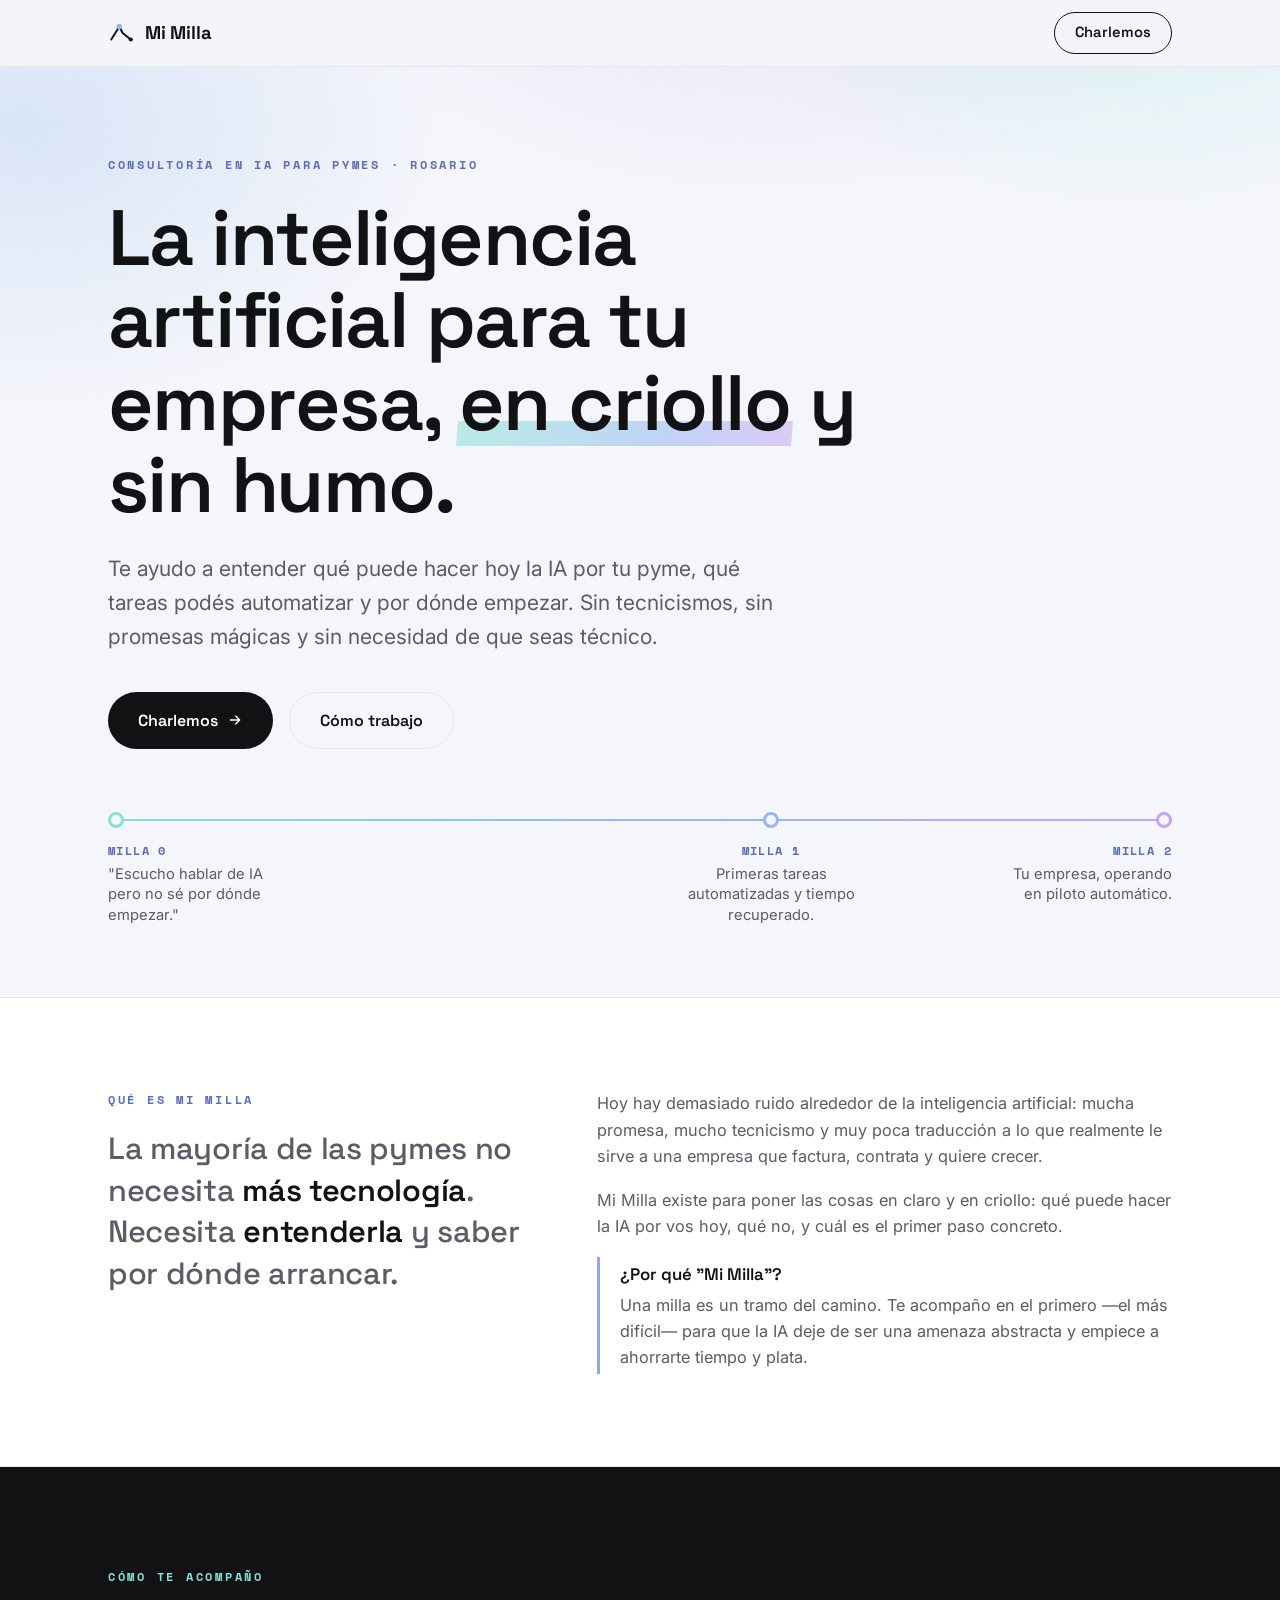
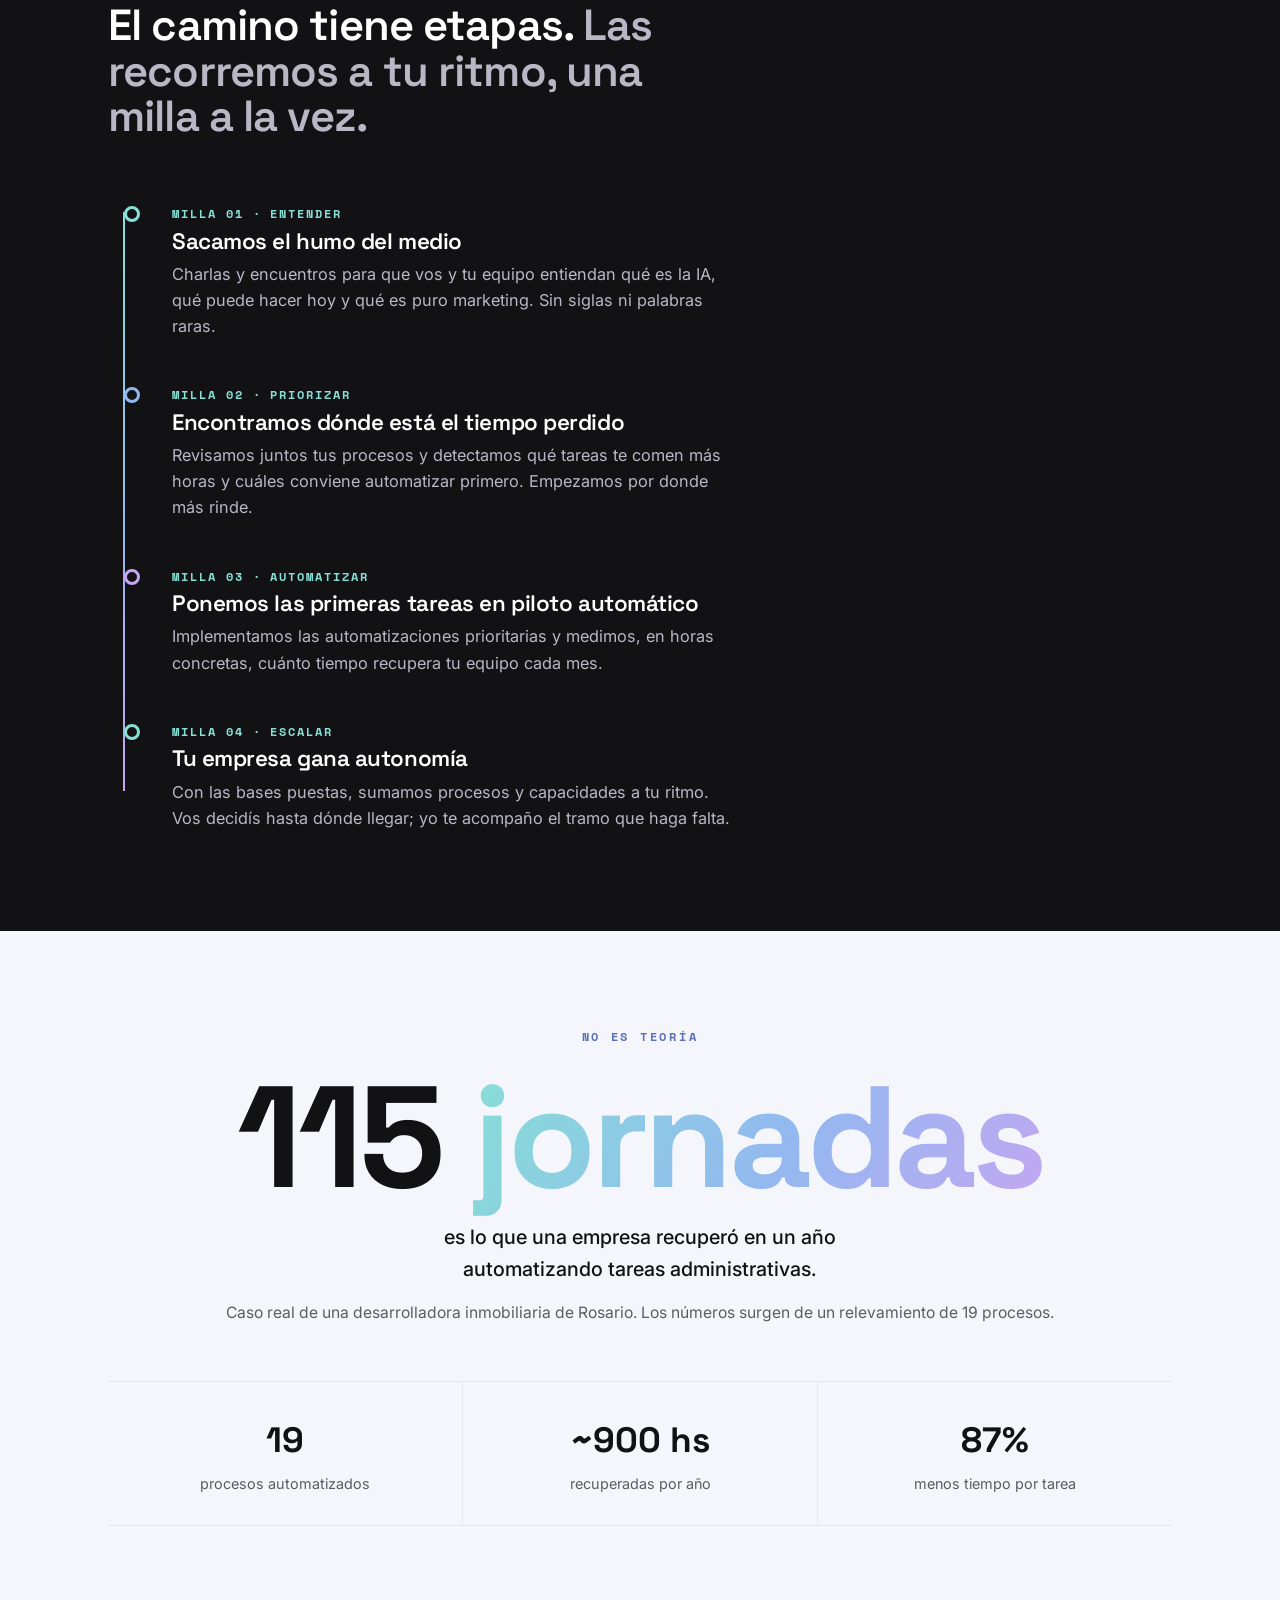
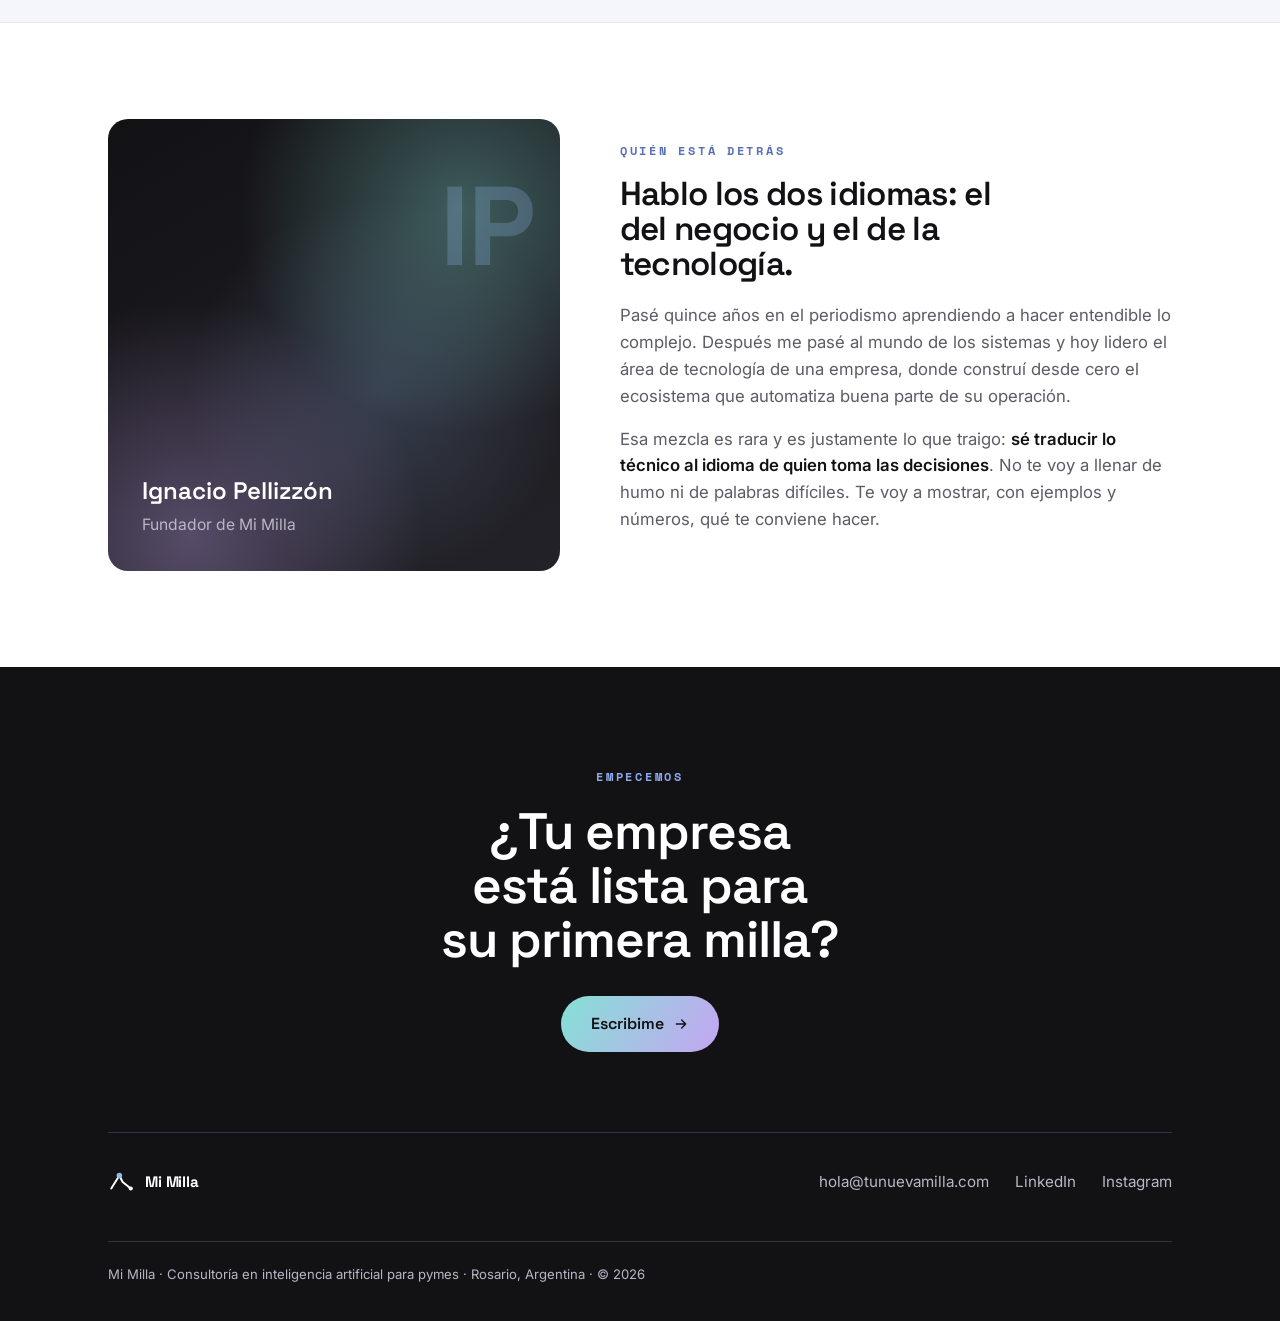
<file: index-actualizado.html>
<!DOCTYPE html>
<html lang="es">
<head>
<meta charset="UTF-8">
<meta name="viewport" content="width=device-width, initial-scale=1.0">
<title>Mi Milla — IA en criollo para tu pyme</title>
<link rel="preconnect" href="https://fonts.googleapis.com">
<link rel="preconnect" href="https://fonts.gstatic.com" crossorigin>
<link href="https://fonts.googleapis.com/css2?family=Space+Grotesk:wght@400;500;600;700&family=Inter:wght@400;500;600&family=Space+Mono:wght@400;700&display=swap" rel="stylesheet">
<style>
:root{
  --ink:#121114;          /* negro: texto + fondos oscuros */
  --ink-soft:#232228;
  --paper:#F5F6FB;        /* blanco frío */
  --white:#FFFFFF;
  --amber:#8FA8EA;        /* acento sólido (azul suave) */
  --amber-deep:#5A6FB8;   /* azul-violeta profundo para textos chicos */
  --peri:#86E0D6;         /* aqua */
  --mint:#C4A6F2;         /* violeta */
  --grad-a:#86E0D6;       /* degradé aurora: aqua → azul → violeta */
  --grad-b:#93B8F0;
  --grad-c:#C4A6F2;
  --slate:#5C5B66;
  --slate-light:#B9B7C6;
  --line:#E6E6F0;
  --line-dark:#333142;
}
*{margin:0;padding:0;box-sizing:border-box}
html{scroll-behavior:smooth}
body{
  font-family:'Inter',sans-serif;
  color:var(--ink);
  background:var(--paper);
  line-height:1.6;
  -webkit-font-smoothing:antialiased;
}
.wrap{max-width:1120px;margin:0 auto;padding:0 28px}
.eyebrow{
  font-family:'Space Mono',monospace;
  font-size:.78rem;
  letter-spacing:.22em;
  text-transform:uppercase;
  color:var(--amber-deep);
  font-weight:700;
}
h1,h2,h3{font-family:'Space Grotesk',sans-serif;letter-spacing:-.02em;line-height:1.05}

/* ---------- NAV ---------- */
nav{
  position:sticky;top:0;z-index:50;
  background:rgba(244,245,247,.82);
  backdrop-filter:blur(10px);
  border-bottom:1px solid var(--line);
}
nav .wrap{display:flex;align-items:center;justify-content:space-between;height:66px}
.brand{display:flex;align-items:center;gap:11px;font-family:'Space Grotesk';font-weight:700;font-size:1.15rem;color:var(--ink);text-decoration:none;letter-spacing:-.01em}
.brand .mark{width:26px;height:26px;flex:none}
.nav-cta{
  font-family:'Space Grotesk';font-weight:600;font-size:.92rem;
  color:var(--ink);text-decoration:none;
  border:1.5px solid var(--ink);border-radius:40px;padding:8px 20px;
  transition:.2s;
}
.nav-cta:hover{background:var(--ink);color:var(--white)}

/* ---------- HERO ---------- */
.hero{padding:88px 0 72px;position:relative;overflow:hidden}
.hero::before{content:"";position:absolute;inset:-20% -10% auto -10%;height:82%;z-index:0;pointer-events:none;
  background:
    radial-gradient(40% 55% at 82% 6%,rgba(134,224,214,.30),transparent 70%),
    radial-gradient(38% 52% at 10% 32%,rgba(147,184,240,.28),transparent 72%),
    radial-gradient(46% 60% at 58% 0%,rgba(196,166,242,.26),transparent 70%);
  filter:blur(6px);}
.hero .wrap{position:relative;z-index:1}
.hero .eyebrow{margin-bottom:22px;opacity:0;animation:rise .7s .1s forwards}
.hero h1{
  font-size:clamp(2.7rem,6.4vw,4.9rem);
  font-weight:600;max-width:15ch;margin-bottom:26px;
  opacity:0;animation:rise .7s .22s forwards;
}
.hero h1 .hl{position:relative;white-space:nowrap;color:var(--ink)}
.hero h1 .hl::after{
  content:"";position:absolute;left:-2px;right:-2px;bottom:.08em;height:.32em;
  background:linear-gradient(90deg,var(--grad-a),var(--grad-b) 60%,var(--grad-c));z-index:-1;opacity:.55;transform:skewX(-4deg);
}
.hero p.lead{
  font-size:clamp(1.08rem,1.7vw,1.32rem);color:var(--slate);
  max-width:52ch;margin-bottom:38px;opacity:0;animation:rise .7s .34s forwards;
}
.hero-actions{display:flex;gap:16px;flex-wrap:wrap;opacity:0;animation:rise .7s .46s forwards}
.btn{
  font-family:'Space Grotesk';font-weight:600;font-size:1rem;text-decoration:none;
  border-radius:44px;padding:15px 30px;transition:.2s;display:inline-flex;align-items:center;gap:9px;
}
.btn-primary{background:var(--ink);color:var(--white)}
.btn-primary:hover{background:var(--ink-soft);transform:translateY(-2px)}
.btn-ghost{color:var(--ink);border:1.5px solid var(--line);background:transparent}
.btn-ghost:hover{border-color:var(--ink)}
.btn svg{width:16px;height:16px}

/* route in hero */
.route{margin-top:70px;opacity:0;animation:rise .8s .6s forwards}
.route-track{position:relative;height:2px;background:var(--line);margin:0 6px}
.route-fill{position:absolute;left:0;top:0;height:100%;background:linear-gradient(90deg,var(--grad-a),var(--grad-b) 50%,var(--grad-c));width:0;animation:draw 1.4s .8s cubic-bezier(.6,0,.2,1) forwards}
.route-stops{display:flex;justify-content:space-between;margin-top:-9px}
.stop{display:flex;flex-direction:column;align-items:flex-start;flex:1;position:relative}
.stop:last-child{flex:none}
.dot{width:16px;height:16px;border-radius:50%;background:var(--paper);border:3px solid var(--grad-a);margin-bottom:14px}
.route-stops .stop:nth-child(2) .dot{border-color:var(--grad-b)}
.route-stops .stop:nth-child(3) .dot{border-color:var(--grad-c)}
.stop .km{font-family:'Space Mono';font-size:.72rem;letter-spacing:.12em;color:var(--amber-deep);font-weight:700;text-transform:uppercase;margin-bottom:3px}
.stop .lbl{font-size:.92rem;color:var(--slate);max-width:20ch;line-height:1.4}
.stop:nth-child(2){align-items:center;text-align:center}
.stop:nth-child(2) .lbl{}
.stop:last-child{align-items:flex-end;text-align:right}

/* ---------- MANIFESTO ---------- */
.manifesto{background:var(--white);padding:92px 0;border-top:1px solid var(--line);border-bottom:1px solid var(--line)}
.manifesto .grid{display:grid;grid-template-columns:.85fr 1.15fr;gap:64px;align-items:start}
.manifesto .eyebrow{margin-bottom:18px}
.manifesto h2{font-size:clamp(1.6rem,2.4vw,2.1rem);font-weight:500;color:var(--slate);line-height:1.35;letter-spacing:-.01em}
.manifesto h2 b{color:var(--ink);font-weight:600}
.manifesto .side p{color:var(--slate);margin-bottom:18px;font-size:1.02rem}
.manifesto .side p:last-child{margin-bottom:0}
.name-note{border-left:3px solid var(--amber);padding:4px 0 4px 20px;margin-top:6px}
.name-note .t{font-family:'Space Grotesk';font-weight:600;color:var(--ink);font-size:1.05rem;margin-bottom:4px}

/* ---------- PATH (signature) ---------- */
.path{background:var(--ink);color:var(--white);padding:100px 0}
.path .head{margin-bottom:64px;max-width:60ch}
.path .eyebrow{color:var(--grad-a)}
.path h2{font-size:clamp(2rem,3.4vw,2.9rem);font-weight:600;color:var(--white);margin-top:16px}
.path h2 span{color:var(--slate-light)}
.milestones{position:relative;padding-left:8px}
.spine{position:absolute;left:15px;top:8px;bottom:40px;width:2px;background:var(--line-dark)}
.spine-fill{position:absolute;left:0;top:0;width:100%;height:0;background:linear-gradient(180deg,var(--grad-a),var(--grad-b) 55%,var(--grad-c));transition:height 1.2s cubic-bezier(.6,0,.2,1)}
.milestones.in .spine-fill{height:100%}
.ms{position:relative;padding-left:56px;padding-bottom:46px;opacity:0;transform:translateY(18px);transition:.6s}
.milestones.in .ms{opacity:1;transform:none}
.milestones.in .ms:nth-child(2){transition-delay:.12s}
.milestones.in .ms:nth-child(3){transition-delay:.24s}
.milestones.in .ms:nth-child(4){transition-delay:.36s}
.milestones.in .ms:nth-child(5){transition-delay:.48s}
.ms:last-child{padding-bottom:0}
.ms .node{position:absolute;left:8px;top:2px;width:16px;height:16px;border-radius:50%;background:var(--ink);border:3px solid var(--grad-a);z-index:2}
.ms:nth-child(3) .node{border-color:var(--grad-b)}
.ms:nth-child(4) .node{border-color:var(--grad-c)}




.ms .km{font-family:'Space Mono';font-size:.76rem;letter-spacing:.16em;color:var(--grad-a);font-weight:700;text-transform:uppercase}
.ms h3{font-size:1.4rem;font-weight:600;color:var(--white);margin:6px 0 8px}
.ms p{color:var(--slate-light);max-width:56ch;font-size:1.02rem}

/* ---------- PROOF ---------- */
.proof{background:var(--paper);padding:96px 0;text-align:center}
.proof .eyebrow{margin-bottom:26px}
.proof .bignum{font-family:'Space Grotesk';font-weight:700;font-size:clamp(4.2rem,13vw,9rem);line-height:.9;color:var(--ink);letter-spacing:-.03em}
.proof .bignum .u{background:linear-gradient(120deg,var(--grad-a),var(--grad-b) 55%,var(--grad-c));-webkit-background-clip:text;background-clip:text;color:transparent;}
.proof .cap{font-size:1.24rem;color:var(--ink);max-width:34ch;margin:20px auto 0;font-weight:500}
.proof .sub{color:var(--slate);font-size:.98rem;margin-top:14px}
.ministats{display:flex;justify-content:center;gap:0;margin-top:56px;flex-wrap:wrap;border-top:1px solid var(--line);border-bottom:1px solid var(--line)}
.mstat{flex:1;min-width:200px;padding:30px 24px;border-right:1px solid var(--line)}
.mstat:last-child{border-right:none}
.mstat .n{font-family:'Space Grotesk';font-weight:700;font-size:2.2rem;color:var(--ink)}
.mstat .l{font-size:.9rem;color:var(--slate);margin-top:4px}

/* ---------- BIO ---------- */
.bio{background:var(--white);padding:96px 0;border-top:1px solid var(--line)}
.bio .grid{display:grid;grid-template-columns:.9fr 1.1fr;gap:60px;align-items:center}
.portrait{
  aspect-ratio:1;border-radius:20px;
  background:linear-gradient(150deg,var(--ink) 0%,var(--ink-soft) 100%);
  position:relative;overflow:hidden;display:flex;align-items:flex-end;padding:34px;
}
.portrait .initials{font-family:'Space Grotesk';font-weight:700;font-size:clamp(4rem,9vw,7rem);color:rgba(147,184,240,.26);position:absolute;top:18px;right:26px;letter-spacing:-.02em}
.portrait .who{position:relative;z-index:2;color:var(--white)}
.portrait .who .nm{font-family:'Space Grotesk';font-weight:600;font-size:1.5rem}
.portrait .who .rl{color:var(--slate-light);font-size:.98rem;margin-top:2px}
.portrait .ph{position:absolute;inset:0;background:
  radial-gradient(circle at 78% 20%,rgba(134,224,214,.34),transparent 44%),
  radial-gradient(circle at 18% 92%,rgba(196,166,242,.34),transparent 42%),radial-gradient(circle at 60% 60%,rgba(147,184,240,.22),transparent 50%);}
.bio .eyebrow{margin-bottom:16px}
.bio h2{font-size:clamp(1.7rem,2.6vw,2.3rem);font-weight:600;margin-bottom:20px;max-width:20ch}
.bio p{color:var(--slate);margin-bottom:16px;font-size:1.05rem}
.bio p b{color:var(--ink);font-weight:600}

/* ---------- CTA / FOOTER ---------- */
.cta{background:var(--ink);color:var(--white);padding:100px 0 0}
.cta .top{text-align:center;max-width:40ch;margin:0 auto 56px}
.cta .eyebrow{color:var(--amber);margin-bottom:18px}
.cta h2{font-size:clamp(2.1rem,4vw,3.2rem);font-weight:600;color:var(--white);margin-bottom:30px}
.cta .btn-primary{background:linear-gradient(120deg,var(--grad-a),var(--grad-c));color:var(--ink)}
.cta .btn-primary:hover{filter:brightness(1.05)}
.footer{border-top:1px solid var(--line-dark);margin-top:80px;padding:36px 0}
.footer .wrap{display:flex;justify-content:space-between;align-items:center;gap:20px;flex-wrap:wrap}
.footer .brand{color:var(--white)}
.footer .links{display:flex;gap:26px}
.footer a{color:var(--slate-light);text-decoration:none;font-size:.95rem;transition:.2s}
.footer a:hover{color:var(--amber)}
.footer .fine{color:var(--slate-light);font-size:.82rem;width:100%;padding-top:22px;border-top:1px solid var(--line-dark);margin-top:26px}

/* reveal */
.reveal{opacity:0;transform:translateY(22px);transition:.7s cubic-bezier(.2,.7,.2,1)}
.reveal.in{opacity:1;transform:none}

@keyframes rise{to{opacity:1;transform:none}}
@keyframes draw{to{width:100%}}
.hero .eyebrow,.hero h1,.hero p.lead,.hero-actions,.route{transform:translateY(20px)}

@media (max-width:820px){
  .manifesto .grid,.bio .grid{grid-template-columns:1fr;gap:40px}
  .bio .grid{direction:ltr}
  .portrait{max-width:340px}
  .route-stops{flex-direction:column;gap:26px}
  .stop{align-items:flex-start!important;text-align:left!important}
  .route-track{display:none}
  .stop .dot{margin-bottom:8px}
  .ministats .mstat{border-right:none;border-bottom:1px solid var(--line)}
}
@media (prefers-reduced-motion:reduce){
  *{animation:none!important;transition:none!important}
  .hero .eyebrow,.hero h1,.hero p.lead,.hero-actions,.route{opacity:1;transform:none}
  .route-fill{width:100%}.spine-fill{height:100%}
  .reveal,.ms{opacity:1;transform:none}
}
</style>
</head>
<body>

<nav>
  <div class="wrap">
    <a href="#" class="brand">
      <svg class="mark" viewBox="0 0 32 32" fill="none">
        <path d="M4 24 L14 8 L18 16 L28 24" stroke="#121114" stroke-width="2.4" stroke-linecap="round" stroke-linejoin="round"/>
        <circle cx="14" cy="8" r="3.4" fill="#93B8F0"/>
        <circle cx="28" cy="24" r="2.6" fill="#121114"/>
      </svg>
      Mi&nbsp;Milla
    </a>
    <a href="#contacto" class="nav-cta">Charlemos</a>
  </div>
</nav>

<header class="hero">
  <div class="wrap">
    <div class="eyebrow">Consultoría en IA para pymes · Rosario</div>
    <h1>La inteligencia artificial para tu empresa, <span class="hl">en criollo</span> y sin humo.</h1>
    <p class="lead">Te ayudo a entender qué puede hacer hoy la IA por tu pyme, qué tareas podés automatizar y por dónde empezar. Sin tecnicismos, sin promesas mágicas y sin necesidad de que seas técnico.</p>
    <div class="hero-actions">
      <a href="#contacto" class="btn btn-primary">Charlemos
        <svg viewBox="0 0 24 24" fill="none"><path d="M5 12h14M13 6l6 6-6 6" stroke="currentColor" stroke-width="2" stroke-linecap="round" stroke-linejoin="round"/></svg>
      </a>
      <a href="#camino" class="btn btn-ghost">Cómo trabajo</a>
    </div>

    <div class="route">
      <div class="route-track"><div class="route-fill"></div></div>
      <div class="route-stops">
        <div class="stop">
          <div class="dot"></div>
          <div class="km">Milla 0</div>
          <div class="lbl">"Escucho hablar de IA pero no sé por dónde empezar."</div>
        </div>
        <div class="stop">
          <div class="dot"></div>
          <div class="km">Milla 1</div>
          <div class="lbl">Primeras tareas automatizadas y tiempo recuperado.</div>
        </div>
        <div class="stop">
          <div class="dot"></div>
          <div class="km">Milla 2</div>
          <div class="lbl">Tu empresa, operando en piloto automático.</div>
        </div>
      </div>
    </div>
  </div>
</header>

<section class="manifesto">
  <div class="wrap grid">
    <div class="main reveal">
      <div class="eyebrow">Qué es Mi Milla</div>
      <h2>La mayoría de las pymes no necesita <b>más tecnología</b>. Necesita <b>entenderla</b> y saber por dónde arrancar.</h2>
    </div>
    <div class="side reveal">
      <p>Hoy hay demasiado ruido alrededor de la inteligencia artificial: mucha promesa, mucho tecnicismo y muy poca traducción a lo que realmente le sirve a una empresa que factura, contrata y quiere crecer.</p>
      <p>Mi Milla existe para poner las cosas en claro y en criollo: qué puede hacer la IA por vos hoy, qué no, y cuál es el primer paso concreto.</p>
      <div class="name-note">
        <div class="t">¿Por qué "Mi Milla"?</div>
        <p style="margin:0">Una milla es un tramo del camino. Te acompaño en el primero —el más difícil— para que la IA deje de ser una amenaza abstracta y empiece a ahorrarte tiempo y plata.</p>
      </div>
    </div>
  </div>
</section>

<section class="path" id="camino">
  <div class="wrap">
    <div class="head">
      <div class="eyebrow">Cómo te acompaño</div>
      <h2>El camino tiene etapas. <span>Las recorremos a tu ritmo, una milla a la vez.</span></h2>
    </div>
    <div class="milestones">
      <div class="spine"><div class="spine-fill"></div></div>
      <div class="ms">
        <div class="node"></div>
        <div class="km">Milla 01 · Entender</div>
        <h3>Sacamos el humo del medio</h3>
        <p>Charlas y encuentros para que vos y tu equipo entiendan qué es la IA, qué puede hacer hoy y qué es puro marketing. Sin siglas ni palabras raras.</p>
      </div>
      <div class="ms">
        <div class="node"></div>
        <div class="km">Milla 02 · Priorizar</div>
        <h3>Encontramos dónde está el tiempo perdido</h3>
        <p>Revisamos juntos tus procesos y detectamos qué tareas te comen más horas y cuáles conviene automatizar primero. Empezamos por donde más rinde.</p>
      </div>
      <div class="ms">
        <div class="node"></div>
        <div class="km">Milla 03 · Automatizar</div>
        <h3>Ponemos las primeras tareas en piloto automático</h3>
        <p>Implementamos las automatizaciones prioritarias y medimos, en horas concretas, cuánto tiempo recupera tu equipo cada mes.</p>
      </div>
      <div class="ms">
        <div class="node"></div>
        <div class="km">Milla 04 · Escalar</div>
        <h3>Tu empresa gana autonomía</h3>
        <p>Con las bases puestas, sumamos procesos y capacidades a tu ritmo. Vos decidís hasta dónde llegar; yo te acompaño el tramo que haga falta.</p>
      </div>
    </div>
  </div>
</section>

<section class="proof">
  <div class="wrap">
    <div class="eyebrow reveal">No es teoría</div>
    <div class="bignum reveal">115 <span class="u">jornadas</span></div>
    <p class="cap reveal">es lo que una empresa recuperó en un año automatizando tareas administrativas.</p>
    <p class="sub reveal">Caso real de una desarrolladora inmobiliaria de Rosario. Los números surgen de un relevamiento de 19 procesos.</p>
    <div class="ministats reveal">
      <div class="mstat"><div class="n">19</div><div class="l">procesos automatizados</div></div>
      <div class="mstat"><div class="n">~900 hs</div><div class="l">recuperadas por año</div></div>
      <div class="mstat"><div class="n">87%</div><div class="l">menos tiempo por tarea</div></div>
    </div>
  </div>
</section>

<section class="bio">
  <div class="wrap grid">
    <div class="portrait reveal">
      <div class="ph"></div>
      <div class="initials">IP</div>
      <div class="who">
        <div class="nm">Ignacio Pellizzón</div>
        <div class="rl">Fundador de Mi Milla</div>
      </div>
    </div>
    <div class="txt reveal">
      <div class="eyebrow">Quién está detrás</div>
      <h2>Hablo los dos idiomas: el del negocio y el de la tecnología.</h2>
      <p>Pasé quince años en el periodismo aprendiendo a hacer entendible lo complejo. Después me pasé al mundo de los sistemas y hoy lidero el área de tecnología de una empresa, donde construí desde cero el ecosistema que automatiza buena parte de su operación.</p>
      <p>Esa mezcla es rara y es justamente lo que traigo: <b>sé traducir lo técnico al idioma de quien toma las decisiones</b>. No te voy a llenar de humo ni de palabras difíciles. Te voy a mostrar, con ejemplos y números, qué te conviene hacer.</p>
    </div>
  </div>
</section>

<section class="cta" id="contacto">
  <div class="wrap">
    <div class="top">
      <div class="eyebrow">Empecemos</div>
      <h2>¿Tu empresa está lista para su primera milla?</h2>
      <a href="mailto:hola@tunuevamilla.com" class="btn btn-primary">Escribime
        <svg viewBox="0 0 24 24" fill="none"><path d="M5 12h14M13 6l6 6-6 6" stroke="currentColor" stroke-width="2" stroke-linecap="round" stroke-linejoin="round"/></svg>
      </a>
    </div>
    <div class="footer">
      <div class="wrap" style="padding:0">
        <a href="#" class="brand">
          <svg class="mark" viewBox="0 0 32 32" fill="none">
            <path d="M4 24 L14 8 L18 16 L28 24" stroke="#FFFFFF" stroke-width="2.4" stroke-linecap="round" stroke-linejoin="round"/>
            <circle cx="14" cy="8" r="3.4" fill="#93B8F0"/>
            <circle cx="28" cy="24" r="2.6" fill="#FFFFFF"/>
          </svg>
          Mi&nbsp;Milla
        </a>
        <div class="links">
          <a href="mailto:hola@tunuevamilla.com">hola@tunuevamilla.com</a>
          <a href="#">LinkedIn</a>
          <a href="#">Instagram</a>
        </div>
        <div class="fine">Mi Milla · Consultoría en inteligencia artificial para pymes · Rosario, Argentina · © 2026</div>
      </div>
    </div>
  </div>
</section>

<script>
const io=new IntersectionObserver((es)=>{
  es.forEach(e=>{if(e.isIntersecting){e.target.classList.add('in');io.unobserve(e.target)}});
},{threshold:.18});
document.querySelectorAll('.reveal,.milestones').forEach(el=>io.observe(el));
</script>
</body>
</html>
</file>
<file: styles.css>
/* =========================================================
   Tu Nueva Milla — estilos
   Design system "aurora": Space Grotesk como única familia,
   tema claro por defecto y oscuro vía [data-theme="dark"]
   (en <html> o en cualquier sección: las bandas oscuras).
   ========================================================= */

/* ---------- tokens: color ---------- */
:root{
  --ink:#121114;
  --ink-soft:#232228;
  --paper:#F5F6FB;
  --white:#FFFFFF;
  --slate:#5C5B66;
  --slate-light:#B9B7C6;
  --line:#E6E6F0;
  --line-dark:#333142;

  /* pasteles aurora: solo relleno/línea, nunca texto sobre blanco */
  --aqua:#86E0D6;
  --blue:#93B8F0;
  --violet:#C4A6F2;
  --blue-soft:#8FA8EA;
  --blue-ink:#4A5DA8;       /* texto chico de acento sobre blanco (AA 6.1:1) */

  --grad-a:var(--aqua);
  --grad-b:var(--blue);
  --grad-c:var(--violet);
  --grad-aurora:linear-gradient(90deg,var(--aqua),var(--blue) 50%,var(--violet));
  --grad-aurora-diag:linear-gradient(120deg,var(--aqua),var(--blue) 55%,var(--violet));
  --grad-aurora-v:linear-gradient(180deg,var(--aqua),var(--blue) 55%,var(--violet));
  --grad-aurora-cta:linear-gradient(120deg,var(--aqua),var(--violet));
  --aurora-glow:
    radial-gradient(40% 55% at 82% 6%,rgba(134,224,214,.30),transparent 70%),
    radial-gradient(38% 52% at 10% 32%,rgba(147,184,240,.28),transparent 72%),
    radial-gradient(46% 60% at 58% 0%,rgba(196,166,242,.26),transparent 70%);

  /* bandas oscuras: tinta en tema claro, gris oscuro en tema oscuro (mantiene la alternancia) */
  --band:#121114;

  /* semántico: CLARO (default) */
  --bg:var(--white);
  --bg-subtle:var(--paper);
  --surface:var(--white);
  --text:var(--ink);
  --text-muted:var(--slate);
  --text-accent:var(--blue-ink);
  --border:var(--line);
  --border-strong:var(--ink);
  --border-hover:var(--slate-light);
  --btn-primary-bg:var(--ink);
  --btn-primary-bg-hover:var(--ink-soft);
  --btn-primary-fg:var(--white);
  --btn-ghost-hover:rgba(18,17,20,.04);
  --field-bg:var(--paper);
  --field-bg-focus:var(--white);
  --nav-bg:rgba(244,245,247,.82);
  --overlay:rgba(18,17,20,.6);
  --focus-ring:var(--blue-ink);
  --danger:#B42335;
  --node-fill:var(--white);
  color-scheme:light;
}
html[data-theme="dark"]{--band:#232228}
[data-theme="dark"]{
  --bg:var(--ink);
  --bg-subtle:var(--ink-soft);
  --surface:var(--ink-soft);
  --text:var(--white);
  --text-muted:var(--slate-light);
  --text-accent:var(--aqua);
  --border:var(--line-dark);
  --border-strong:var(--white);
  --border-hover:var(--slate);
  --btn-primary-bg:var(--grad-aurora-cta);
  --btn-primary-bg-hover:var(--grad-aurora-cta);
  --btn-primary-fg:var(--ink);
  --btn-ghost-hover:rgba(255,255,255,.06);
  --field-bg:var(--ink);
  --field-bg-focus:#1A191D;
  --nav-bg:rgba(18,17,20,.82);
  --overlay:rgba(0,0,0,.7);
  --focus-ring:var(--aqua);
  --danger:#FF8F9C;
  --node-fill:var(--ink);
  color-scheme:dark;
}

/* ---------- tokens: tipografía, layout, motion ---------- */
:root{
  --font-sans:'Space Grotesk',system-ui,sans-serif;

  --fs-bignum:clamp(3.4rem,13vw,9rem);
  --fs-h2-xl:clamp(2.1rem,4vw,3.2rem);
  --fs-h2:clamp(2rem,3.4vw,2.9rem);
  --fs-h2-sm:clamp(1.7rem,2.6vw,2.3rem);
  --fs-h3:1.4rem;
  --fs-lead:clamp(1.08rem,1.7vw,1.32rem);
  --fs-body-lg:1.05rem;
  --fs-small:.92rem;
  --fs-label:.88rem;
  --fs-caption:.82rem;
  --fs-eyebrow:.78rem;
  --fs-km:.72rem;
  --ls-eyebrow:.2em;
  --ls-km:.14em;

  --wrap:1120px;
  --gutter:clamp(18px,5vw,28px);
  --nav-h:66px;
  --radius-xs:4px;
  --radius-md:12px;
  --radius-lg:20px;
  --radius-pill:999px;
  --shadow-sm:0 1px 3px rgba(18,17,20,.07);
  --shadow-md:0 10px 26px -10px rgba(18,17,20,.18);
  --shadow-card:0 22px 44px -20px rgba(18,17,20,.32);

  --ease:cubic-bezier(.2,.7,.2,1);
  --ease-draw:cubic-bezier(.6,0,.2,1);
  --ease-pop:cubic-bezier(.23,1,.32,1);
}

/* ---------- base ---------- */
*,*::before,*::after{box-sizing:border-box}
html{scroll-behavior:smooth;background:var(--bg)}
body{margin:0;font-family:var(--font-sans);color:var(--text);background:var(--bg);line-height:1.6;-webkit-font-smoothing:antialiased;-moz-osx-font-smoothing:grayscale;transition:background-color .3s var(--ease),color .3s var(--ease)}
h1,h2,h3{letter-spacing:-.02em;line-height:1.05;overflow-wrap:break-word;text-wrap:balance}
h1,h2,h3,p,figure,blockquote{margin:0}
p{text-wrap:pretty}
img{max-width:100%;display:block}
a{color:var(--text-accent);text-decoration-thickness:1px;text-underline-offset:3px}
a:hover{color:var(--text)}
:focus-visible{outline:2.5px solid var(--focus-ring);outline-offset:3px;border-radius:var(--radius-xs)}
.nowrap{white-space:nowrap}
.muted{color:var(--text-muted)}

/* ---------- layout ---------- */
.wrap{max-width:var(--wrap);margin:0 auto;padding-left:var(--gutter);padding-right:var(--gutter)}
@media (min-width:900px){.wrap{padding-left:72px}} /* deja lugar a la ruta vertical */

.sec{color:var(--text)}
.sec--light{background:var(--bg)}
.sec--band{background:var(--band)}
.sec--clip{overflow-x:clip}
.sec__pad{padding-top:clamp(72px,10vw,100px);padding-bottom:clamp(72px,10vw,100px)}
.anchor{scroll-margin-top:var(--nav-h)}

/* ---------- AuroraGlow ---------- */
.tnm-aurora{position:relative;overflow:hidden;isolation:isolate}
.tnm-aurora::before{content:"";position:absolute;inset:-20% -10% auto -10%;height:82%;z-index:-1;pointer-events:none;background:var(--aurora-glow);filter:blur(6px)}
[data-theme="dark"] .tnm-aurora::before,[data-theme="dark"].tnm-aurora::before{opacity:.55}

/* ---------- Eyebrow + nodo de sección ---------- */
.tnm-eyebrow{font-size:var(--fs-eyebrow);letter-spacing:var(--ls-eyebrow);text-transform:uppercase;font-weight:700;color:var(--text-accent);line-height:1.4}
.stop{display:flex;align-items:center}
.stop__dot{flex:none;width:10px;height:10px;margin-right:10px;border-radius:50%}
.stop__dot--aqua{background:var(--aqua)}
.stop__dot--blue{background:var(--blue)}
.stop__dot--violet{background:var(--violet)}
.stop__dot--grad{background:var(--grad-aurora-diag)}
@media (min-width:900px){.stop__dot{display:none}} /* en desktop el nodo vive en la ruta vertical */

/* ---------- Ruta vertical (la página es la ruta) ---------- */
.rail-root{position:relative;display:block}
.rail{display:none;position:absolute;z-index:3;top:0;bottom:0;left:calc(max(0px,(100% - var(--wrap)) / 2) + 35px);width:2px;background:color-mix(in srgb,var(--slate-light) 45%,transparent);pointer-events:none}
.rail__fill{position:absolute;left:0;top:0;width:100%;height:100%;background:linear-gradient(180deg,var(--aqua),var(--blue) 50%,var(--violet))}
@media (min-width:900px){.rail{display:block}}

/* ---------- Logo ---------- */
.tnm-logo{display:inline-flex;align-items:center;gap:11px;font-weight:700;font-size:1.056rem;color:var(--text);text-decoration:none;letter-spacing:-.01em;white-space:nowrap}
.tnm-logo svg{width:24px;height:24px;flex:none;transition:transform .35s var(--ease)}
.tnm-logo:hover{color:var(--text)}
.tnm-logo:hover svg{transform:translateY(-1px) rotate(-6deg)}

/* ---------- Botones ---------- */
.tnm-btn{font-family:var(--font-sans);font-weight:600;font-size:1rem;line-height:1.2;text-decoration:none;border-radius:var(--radius-pill);padding:15px 30px;display:inline-flex;align-items:center;justify-content:center;gap:9px;border:1.5px solid transparent;cursor:pointer;background:none;color:var(--text);transition:background .2s var(--ease),color .2s var(--ease),border-color .2s var(--ease),transform .2s var(--ease),box-shadow .2s var(--ease),filter .2s var(--ease)}
.tnm-btn svg{width:16px;height:16px;flex:none}
.tnm-btn--sm{font-size:.92rem;padding:8px 20px}
.tnm-btn--block{display:flex;width:100%}
.tnm-btn--primary{background:var(--btn-primary-bg);color:var(--btn-primary-fg)}
.tnm-btn--primary:hover{background:var(--btn-primary-bg-hover);color:var(--btn-primary-fg);transform:translateY(-2px);box-shadow:var(--shadow-md)}
[data-theme="dark"] .tnm-btn--primary:hover{filter:brightness(1.05)}
.tnm-btn--primary:active{transform:scale(.98)}
.tnm-btn--ghost{border-color:var(--border);color:var(--text)}
.tnm-btn--ghost:hover{border-color:var(--border-strong);background:var(--btn-ghost-hover);color:var(--text)}
.tnm-btn:disabled{opacity:.6;cursor:default;transform:none;box-shadow:none;filter:none}

/* ---------- Highlight ---------- */
.tnm-hl{position:relative;white-space:nowrap;z-index:0}
.tnm-hl::after{content:"";position:absolute;left:-2px;right:-2px;bottom:.08em;height:.32em;background:var(--grad-aurora);z-index:-1;opacity:.55;transform:skewX(-4deg)}

/* ---------- Nav ---------- */
.nav{position:sticky;top:0;z-index:50;background:var(--bg);transition:box-shadow .3s var(--ease),background-color .3s var(--ease)}
.nav.is-scrolled{background:var(--nav-bg);-webkit-backdrop-filter:blur(10px);backdrop-filter:blur(10px);box-shadow:var(--shadow-sm),0 1px 0 var(--border)}
.nav__in{height:var(--nav-h);display:flex;align-items:center;justify-content:space-between;gap:12px;transition:height .3s var(--ease)}
.nav.is-scrolled .nav__in{height:56px}
.nav__actions{display:flex;align-items:center;gap:10px}
.theme-toggle{width:40px;height:40px;flex:none;border-radius:50%;border:1.5px solid var(--border);background:transparent;color:var(--text);display:flex;align-items:center;justify-content:center;cursor:pointer;padding:0;transition:border-color .2s var(--ease),background-color .2s var(--ease)}
.theme-toggle:hover{border-color:var(--border-strong);background:var(--btn-ghost-hover)}
.theme-toggle svg{stroke:currentColor;stroke-width:2;stroke-linecap:round;stroke-linejoin:round}
.theme-toggle .i-sun{display:none}
html[data-theme="dark"] .theme-toggle .i-sun{display:block}
html[data-theme="dark"] .theme-toggle .i-moon{display:none}

/* ---------- Hero ---------- */
.hero{padding-top:clamp(40px,6vw,72px);padding-bottom:clamp(56px,8vw,88px)}
.hero__row{display:flex;align-items:center;gap:48px}
.hero__copy{flex:1 1 0;min-width:0;display:flex;flex-direction:column;gap:26px}
.hero__title{font-size:clamp(2.3rem,5vw,3.4rem);font-weight:600;line-height:1.05;max-width:21ch}
.hero__lead{font-size:var(--fs-lead);line-height:1.55;color:var(--text-muted);max-width:46ch}
.hero__actions{display:flex;flex-wrap:wrap;gap:12px;margin-top:6px}
.hero__ill{display:none;flex:0 0 min(30%,300px);color:var(--text)}
@media (min-width:900px){.hero__ill{display:block}}
.hero__route{margin-top:clamp(46px,6vw,72px)}

/* ---------- Route (Milla 0 → 1 → 2) ---------- */
.tnm-route{position:relative}
.tnm-route__track{position:relative;height:2px;background:var(--border);margin:0 6px}
.tnm-route__fill{position:absolute;inset:0;background:var(--grad-aurora);transform-origin:left}
.tnm-route__stops{display:flex;justify-content:space-between;margin-top:-9px}
.tnm-route__stop{display:flex;flex-direction:column;align-items:flex-start;flex:1}
.tnm-route__stop:nth-child(2){align-items:center;text-align:center}
.tnm-route__stop:last-child{flex:none;align-items:flex-end;text-align:right}
.tnm-dot{width:16px;height:16px;border-radius:50%;background:var(--node-fill);border:3px solid var(--grad-a);margin-bottom:14px}
.tnm-dot--b{border-color:var(--grad-b)}
.tnm-dot--c{border-color:var(--grad-c)}
.tnm-km{font-size:var(--fs-km);letter-spacing:var(--ls-km);color:var(--text-accent);font-weight:700;text-transform:uppercase;margin-bottom:3px}
.tnm-route__lbl{font-size:.92rem;color:var(--text-muted);max-width:20ch;line-height:1.4}
@media (max-width:820px){
  .tnm-route__track{display:none}
  .tnm-route__stops{flex-direction:column;gap:26px;margin-top:0}
  .tnm-route__stop{align-items:flex-start!important;text-align:left!important}
  .tnm-dot{margin-bottom:8px}
}

/* ---------- Qué es ---------- */
.whatis{display:grid;grid-template-columns:repeat(auto-fit,minmax(min(100%,400px),1fr));gap:clamp(46px,6vw,80px);align-items:center}
.whatis__copy{display:flex;flex-direction:column;gap:38px}
.whatis__head{display:flex;flex-direction:column;gap:22px}
.whatis__title{font-size:var(--fs-h2-sm);font-weight:500;line-height:1.18;color:var(--text-muted);text-wrap:pretty}
.whatis__title b{color:var(--text);font-weight:700}
.points{display:flex;flex-direction:column;gap:22px}
.point{display:grid;grid-template-columns:40px minmax(0,1fr);gap:16px;align-items:start}
.point svg{stroke:var(--text);stroke-width:1.5;stroke-linecap:round;stroke-linejoin:round}
.point svg .ico-fill-aqua{fill:var(--aqua);stroke:none}
.point svg .ico-fill-blue{fill:var(--blue);stroke:none}
.point svg .ico-fill-violet{fill:var(--violet);stroke:none}
.point__t{font-weight:600;font-size:1.05rem;margin-bottom:2px}
.point p{color:var(--text-muted);line-height:1.55}

/* "Del humo a la claridad" */
.smoke-fig{display:flex;flex-direction:column;gap:26px;width:100%;max-width:480px;justify-self:center}
.smoke{position:relative;padding:18px 0 10px}
.smoke__w{position:absolute;font-weight:500;color:var(--text-muted);white-space:nowrap;opacity:0;pointer-events:none}
.smoke__keys{position:relative;display:flex;flex-direction:column;gap:30px}
.smoke__spine{position:absolute;left:7px;top:14px;bottom:34px;width:2px;background:var(--grad-aurora-v);opacity:.9}
.smoke__key{display:grid;grid-template-columns:16px minmax(0,1fr);gap:16px;align-items:start}
.smoke__dot{position:relative;z-index:1;width:16px;height:16px;border-radius:50%;border:3px solid var(--aqua);background:var(--node-fill);margin-top:3px}
.smoke__dot--blue{border-color:var(--blue)}
.smoke__dot--violet{border-color:var(--violet)}
.smoke__txt{display:flex;flex-direction:column;gap:4px;align-items:flex-start}
.smoke__tech{position:relative;font-size:.82rem;font-weight:500;color:var(--text-muted);white-space:nowrap}
.smoke__strike{position:absolute;left:-2px;right:-2px;top:54%;height:1.5px;background:var(--text-muted)}
.smoke__say{font-size:clamp(1.2rem,2.2vw,1.45rem);font-weight:600;line-height:1.25;letter-spacing:-.01em;color:var(--text);text-wrap:balance}
.smoke-fig__cap{font-size:var(--fs-km);letter-spacing:var(--ls-km);text-transform:uppercase;font-weight:700;color:var(--text-accent);text-align:center}

/* ---------- Por qué el nombre ---------- */
.quote{max-width:960px;margin:0 auto;padding:clamp(80px,12vw,128px) var(--gutter);display:flex;flex-direction:column;align-items:center;text-align:center;gap:26px}
.quote__q{font-size:clamp(1.9rem,4.6vw,3.4rem);font-weight:500;line-height:1.12;letter-spacing:-.02em;text-wrap:balance;max-width:22ch}
.quote__sub{color:var(--text-muted);font-size:var(--fs-body-lg);max-width:44ch}

/* ---------- Las 3 millas ---------- */
.h2{font-size:var(--fs-h2);font-weight:600;line-height:1.08;max-width:22ch}
.miles__head{display:flex;flex-direction:column;gap:18px;margin-bottom:clamp(38px,6vw,56px)}
.miles__line{height:2px;background:var(--grad-aurora);border-radius:2px;margin-bottom:22px;opacity:.9}
.miles{display:grid;grid-template-columns:repeat(auto-fit,minmax(min(100%,300px),1fr));gap:22px;align-items:stretch}
.lift{display:grid;transition:transform .3s var(--ease)}
.lift:hover{transform:translateY(-4px)}

.tnm-ms{position:relative;padding-left:56px}
.tnm-ms__node{position:absolute;left:8px;top:2px;width:16px;height:16px;border-radius:50%;background:var(--node-fill);border:3px solid var(--grad-a);z-index:2;transition:transform .3s var(--ease)}
.tnm-ms--b .tnm-ms__node{border-color:var(--grad-b)}
.tnm-ms--c .tnm-ms__node{border-color:var(--grad-c)}
.tnm-ms:hover .tnm-ms__node{transform:scale(1.18)}
.tnm-ms .tnm-km{position:relative;z-index:2;font-size:.76rem;letter-spacing:.16em;margin:0}
.tnm-ms h3{position:relative;z-index:2;font-size:var(--fs-h3);font-weight:600;color:var(--text);margin:6px 0 8px;line-height:1.2}
.tnm-ms p{position:relative;z-index:2;color:var(--text-muted);max-width:56ch;font-size:1.02rem}
.tnm-ms--photo{border-radius:var(--radius-lg);overflow:hidden;padding:28px 28px 32px 56px;background:var(--surface);transition:box-shadow .35s var(--ease)}
.tnm-ms--photo .tnm-ms__node{top:30px;left:18px}
.tnm-ms--photo:hover{box-shadow:var(--shadow-card)}
.tnm-ms__bg{position:absolute;inset:0;width:100%;height:100%;object-fit:cover;opacity:.22;filter:grayscale(55%);z-index:0;transition:opacity .5s var(--ease),transform .5s var(--ease)}
.tnm-ms--photo:hover .tnm-ms__bg{opacity:.32;transform:scale(1.04)}
.tnm-ms__scrim{position:absolute;inset:0;z-index:1;background:linear-gradient(100deg,var(--bg) 34%,color-mix(in srgb,var(--bg) 82%,transparent) 58%,color-mix(in srgb,var(--bg) 40%,transparent) 100%)}

/* ---------- Quién está detrás ---------- */
.bio{display:grid;grid-template-columns:repeat(auto-fit,minmax(min(100%,340px),1fr));gap:clamp(38px,6vw,72px);align-items:center}
.bio__photo{max-width:460px;width:100%}
.bio__txt{display:flex;flex-direction:column;gap:20px}
.bio__title{font-size:var(--fs-h2-sm);font-weight:600;line-height:1.1}
.bio__txt p{font-size:var(--fs-body-lg);line-height:1.65;color:var(--text-muted)}
.bio__txt b{color:var(--text);font-weight:600}
.tnm-portrait{aspect-ratio:1;border-radius:var(--radius-lg);background:linear-gradient(150deg,var(--ink),var(--ink-soft));position:relative;overflow:hidden;display:flex;align-items:flex-end;padding:34px;transition:box-shadow .35s var(--ease)}
.tnm-portrait:hover{box-shadow:var(--shadow-card)}
.tnm-portrait img{position:absolute;inset:0;width:100%;height:100%;object-fit:cover;object-position:center 18%;z-index:0;transition:transform .6s var(--ease)}
.tnm-portrait:hover img{transform:scale(1.045)}
.tnm-portrait__scrim{position:absolute;inset:0;z-index:1;background:linear-gradient(to top,rgba(18,17,20,.9) 0%,rgba(18,17,20,.25) 46%,rgba(18,17,20,0) 72%)}
.tnm-portrait__who{position:relative;z-index:2;color:var(--white)}
.tnm-portrait__nm{font-weight:600;font-size:1.5rem;line-height:1.2}
.tnm-portrait__rl{color:var(--slate-light);font-size:.98rem;margin-top:2px}

/* ---------- Charlas y talleres ---------- */
.talks{display:flex;flex-direction:column;gap:clamp(30px,5vw,46px)}
.talks__head{display:flex;flex-direction:column;gap:16px}
.talks__title{max-width:20ch}
.talks__meta{color:var(--text-muted);font-size:var(--fs-body-lg)}
.bento{display:flex;flex-wrap:wrap;gap:22px}
.bento__side{flex:1 1 280px;display:flex;flex-direction:column;gap:22px}
.shot{padding:1.5px;border-radius:var(--radius-lg);background:var(--grad-aurora-diag);display:flex;flex:1;min-height:210px}
.shot--main{flex:1.6 1 420px;min-height:clamp(300px,42vw,520px)}
.shot__in{position:relative;flex:1;border-radius:18.5px;overflow:hidden;background:var(--ink)}
.shot img{position:absolute;inset:0;width:100%;height:100%;object-fit:cover;transition:transform .6s var(--ease)}
.shot:hover img{transform:scale(1.04)}
.shot figcaption{position:absolute;inset:auto 0 0 0;padding:46px 20px 16px;background:linear-gradient(to top,rgba(18,17,20,.82),rgba(18,17,20,0));pointer-events:none;color:#FFFFFF;font-size:var(--fs-small);font-weight:500;line-height:1.4;text-wrap:pretty}

/* ---------- Cierre + footer ---------- */
.closing{padding-top:clamp(80px,12vw,128px)}
.closing__top{display:flex;flex-direction:column;align-items:center;text-align:center;gap:26px;padding-bottom:clamp(72px,10vw,100px)}
.closing__title{font-size:var(--fs-h2-xl);font-weight:600;line-height:1.05;max-width:16ch}
.closing__cta{margin-top:8px}
.footer{border-top:1px solid var(--border);padding:38px 0 46px;display:flex;flex-wrap:wrap;align-items:center;justify-content:space-between;gap:22px 32px}
.footer__links{display:flex;align-items:center;gap:22px}
.footer__mail{color:var(--text);text-decoration:none;font-weight:500;transition:color .2s var(--ease)}
.footer__mail:hover{color:var(--text-accent);text-decoration:underline;text-underline-offset:4px}
.footer__ig{color:var(--text);display:flex;align-items:center;justify-content:center;width:44px;height:44px;border-radius:50%;transition:color .2s var(--ease),background-color .2s var(--ease)}
.footer__ig:hover{color:var(--text-accent);background:var(--btn-ghost-hover)}
.footer__fine{flex-basis:100%;font-size:var(--fs-caption);color:var(--text-muted);line-height:1.5}

/* ---------- Modal de contacto (IDs y clases de estado usados por script.js) ---------- */
.modal-overlay{position:fixed;inset:0;z-index:100;display:flex;align-items:center;justify-content:center;padding:24px;background:var(--overlay);-webkit-backdrop-filter:blur(6px);backdrop-filter:blur(6px);opacity:0;transition:opacity .25s var(--ease)}
.modal-overlay[hidden]{display:none}
.modal-overlay.is-open{opacity:1}
.modal{position:relative;width:100%;max-width:440px;max-height:calc(100dvh - 48px);overflow-y:auto;background:var(--surface);color:var(--text);border-radius:var(--radius-lg);box-shadow:var(--shadow-card);padding:36px 32px 32px;opacity:0;transform:scale(.95);transition:transform .28s var(--ease-pop),opacity .28s var(--ease)}
.modal-overlay.is-open .modal{opacity:1;transform:scale(1)}
.modal h3{font-size:clamp(1.3rem,3vw,1.6rem);font-weight:600;line-height:1.15;margin:14px 0 6px;max-width:26ch}
.modal-lead{color:var(--text-muted);font-size:.98rem;margin:0 0 24px}
.modal-close{position:absolute;top:16px;right:16px;width:32px;height:32px;border-radius:50%;display:flex;align-items:center;justify-content:center;color:var(--text-muted);background:transparent;border:none;cursor:pointer;padding:0;transition:background-color .2s var(--ease),color .2s var(--ease),transform .15s var(--ease)}
.modal-close svg{width:16px;height:16px}
.modal-close:hover{background:var(--bg-subtle);color:var(--text)}
.modal-close:active{transform:scale(.94)}
#contactForm{display:flex;flex-direction:column;gap:16px}
#contactForm .tnm-btn--block{margin-top:6px}
.tnm-field{display:flex;flex-direction:column;gap:6px;font-size:var(--fs-label);color:var(--text-muted);font-weight:500}
.tnm-field input,.tnm-field textarea{font-family:var(--font-sans);font-size:1rem;color:var(--text);border:1.5px solid var(--border);border-radius:var(--radius-md);padding:12px 14px;background:var(--field-bg);transition:border-color .2s var(--ease),background-color .2s var(--ease);resize:vertical;width:100%}
.tnm-field input::placeholder,.tnm-field textarea::placeholder{color:var(--text-muted);opacity:.75}
.tnm-field input:hover,.tnm-field textarea:hover{border-color:var(--border-hover)}
.tnm-field input:focus,.tnm-field textarea:focus{outline:none;border-color:var(--focus-ring);background:var(--field-bg-focus)}
.tnm-field textarea{min-height:96px}
.hp{position:absolute;left:-9999px;width:1px;height:1px;opacity:0}
.form-status{font-size:var(--fs-small);min-height:1.2em;margin:0;text-align:center;color:var(--text-muted)}
.form-status[data-state="success"],.form-status[data-state="error"]{color:var(--text);font-weight:500}
.form-status a{color:var(--text-accent);text-decoration:underline}
/* Validación del formulario (avisos que arma script.js debajo de cada campo) */
.tnm-field input[aria-invalid="true"],.tnm-field textarea[aria-invalid="true"]{border-color:var(--danger)}
.field-error{margin:-10px 0 0;font-size:var(--fs-small);line-height:1.4;color:var(--danger);font-weight:500}
.email-suggest{display:flex;flex-wrap:wrap;align-items:center;gap:6px 10px;margin:-8px 0 0;padding:10px 12px;border-radius:var(--radius-md);background:var(--bg-subtle);font-size:var(--fs-small);color:var(--text);overflow-wrap:anywhere}
.email-suggest[hidden]{display:none}
.email-suggest__actions{display:flex;gap:8px}
.email-suggest__btn{font:inherit;font-weight:600;color:var(--text);background:transparent;border:1.5px solid var(--border);border-radius:var(--radius-pill);min-height:36px;padding:4px 12px;cursor:pointer;transition:border-color .2s var(--ease),background-color .2s var(--ease)}
.email-suggest__btn:hover{border-color:var(--border-hover);background:var(--btn-ghost-hover)}
/* Pantalla de "mensaje enviado" (la arma script.js dentro del modal) */
.modal-success{display:none;flex-direction:column;align-items:flex-start}
.modal.is-sent>:not(.modal-close):not(.modal-success),.modal.is-sent #contactForm{display:none}
.modal.is-sent .modal-success{display:flex;animation:modal-success-in .32s var(--ease-pop) both}
.modal-success__icon{display:flex;align-items:center;justify-content:center;width:56px;height:56px;border-radius:50%;background:var(--grad-aurora);color:var(--ink);margin-bottom:18px}
.modal-success__icon svg{width:28px;height:28px}
.modal-success__title{outline:none}
.modal-success .modal-lead{overflow-wrap:anywhere}
@keyframes modal-success-in{from{opacity:0;transform:translateY(6px)}to{opacity:1;transform:none}}
@media (prefers-reduced-motion:reduce){.modal.is-sent .modal-success{animation:none}}
@media (max-width:480px){.modal{padding:28px 22px 24px;border-radius:16px}}

/* ---------- Nav: links de navegación ---------- */
.nav__links{display:flex;align-items:center;gap:4px;margin:0 8px 0 auto;padding:0;list-style:none}
.nav__link{position:relative;display:inline-flex;align-items:center;min-height:44px;padding:0 14px;border-radius:var(--radius-pill);color:var(--text);font-size:.95rem;font-weight:500;text-decoration:none;transition:background-color .2s var(--ease),color .2s var(--ease)}
.nav__link:hover{background:var(--btn-ghost-hover);color:var(--text)}
.nav__link[aria-current="page"]{font-weight:700}
.nav__link[aria-current="page"]::after{content:"";position:absolute;left:14px;right:14px;bottom:7px;height:2px;border-radius:2px;background:var(--grad-aurora)}
@media (max-width:640px){
  .nav{position:relative}
  .nav__in{flex-wrap:wrap;height:auto;padding-top:10px;padding-bottom:2px;row-gap:0}
  .nav.is-scrolled .nav__in{height:auto}
  .nav__links{order:3;flex-basis:100%;margin:0 -14px}
}
@media (max-width:420px){
  .nav__in{column-gap:8px}
  .nav .tnm-logo{gap:8px;font-size:.95rem}
  .nav .tnm-logo svg{width:22px;height:22px}
  .nav__actions{gap:8px}
  .nav .tnm-btn--sm{padding-left:14px;padding-right:14px}
}

/* ---------- Botón "Ver lo que ofrecemos" (cierre de Cómo te acompaño) ---------- */
.miles__more{margin-top:clamp(32px,5vw,44px)}
.miles__more .tnm-btn--ghost{border-color:color-mix(in srgb,var(--text) 40%,transparent)}
.miles__more .tnm-btn--ghost:hover{border-color:var(--text)}

/* ---------- Lo que ofrecemos (/lo-que-ofrecemos · siempre en oscuro, <html data-theme="dark">) ---------- */
.ofr-nav .tnm-btn--sm{min-height:44px}
.ofr{position:relative;overflow-x:clip;isolation:isolate}
.ofr__glows{position:absolute;inset:0;z-index:-1;overflow:hidden;pointer-events:none}
.ofr__glow{position:absolute;width:clamp(420px,62vw,980px);aspect-ratio:1;border-radius:50%;filter:blur(70px)}
.ofr__glow--aqua{top:-6%;left:-20%;background:radial-gradient(closest-side,rgba(134,224,214,.40),transparent)}
.ofr__glow--violet{top:40%;right:-24%;background:radial-gradient(closest-side,rgba(196,166,242,.34),transparent)}
.ofr__glow--blue{bottom:3%;left:50%;transform:translateX(-50%);background:radial-gradient(closest-side,rgba(147,184,240,.32),transparent)}
.ofr-wrap{max-width:1200px;margin:0 auto;padding-left:16px;padding-right:16px}
@media (min-width:640px){.ofr-wrap{padding-left:32px;padding-right:32px}}

.ofr-label{margin:0;font-size:.875rem;font-weight:700;letter-spacing:.28em;text-transform:uppercase;line-height:1.4;color:var(--aqua)}
.ofr-grad{color:var(--aqua);background:var(--grad-aurora);-webkit-background-clip:text;background-clip:text;-webkit-text-fill-color:transparent;-webkit-box-decoration-break:clone;box-decoration-break:clone}
.ofr-hero{padding-top:clamp(56px,10vw,96px);padding-bottom:clamp(48px,7vw,72px)}
.ofr-title{margin-top:20px;max-width:20ch;font-size:clamp(2.5rem,7.2vw,4.75rem);font-weight:700;line-height:1.02;letter-spacing:-.035em}
.ofr-lead{margin-top:24px;max-width:46ch;font-size:clamp(1.05rem,2.2vw,1.25rem);line-height:1.55;color:rgb(255 255 255 / .78)}

/* la ruta: 3 millas en columnas (escritorio) o apiladas con la ruta vertical a la izquierda (celular) */
.ofr-miles{display:grid;gap:28px;max-width:760px}
.ofr-mile{--ofr-c:var(--aqua);--ofr-grad:linear-gradient(135deg,var(--aqua),var(--violet));--ofr-glow:rgba(134,224,214,.5);--ofr-bd:color-mix(in srgb,var(--aqua) 45%,transparent);--ofr-line:linear-gradient(180deg,var(--aqua),var(--blue));position:relative;display:grid;grid-template-columns:44px minmax(0,1fr);column-gap:14px;row-gap:14px;align-items:center}
.ofr-mile--b{--ofr-c:var(--blue);--ofr-grad:linear-gradient(135deg,var(--blue),var(--violet));--ofr-glow:rgba(147,184,240,.5);--ofr-bd:color-mix(in srgb,var(--blue) 35%,transparent);--ofr-line:linear-gradient(180deg,var(--blue),var(--violet))}
.ofr-mile--c{--ofr-c:var(--violet);--ofr-grad:linear-gradient(135deg,var(--violet),var(--blue));--ofr-glow:rgba(196,166,242,.5);--ofr-bd:color-mix(in srgb,var(--violet) 35%,transparent)}
.ofr-mile::before{content:"";position:absolute;left:21px;top:44px;bottom:-28px;width:2px;background:var(--ofr-line)}
.ofr-mile--c::before{display:none}
.ofr-mile__head{display:contents}
.ofr-node{position:relative;z-index:1;flex:none;display:grid;place-items:center;width:44px;height:44px;border-radius:50%;background:var(--ofr-grad);box-shadow:0 0 26px var(--ofr-glow);font-size:1.2rem;font-weight:700;line-height:1;color:var(--ink)}
.ofr-km{margin:0;font-size:.8rem;font-weight:700;letter-spacing:.16em;text-transform:uppercase;line-height:1.35;color:var(--ofr-c)}
.ofr-card{grid-column:2;align-self:stretch;display:flex;flex-direction:column;gap:18px;padding:22px;border:1px solid var(--ofr-bd);border-radius:24px;background:rgb(255 255 255 / .055)}
.ofr-card h2{font-size:clamp(1.65rem,2.4vw,2rem);font-weight:700;line-height:1.1;letter-spacing:-.02em;color:var(--text)}
.ofr-card>p:not(.ofr-aside){font-size:1rem;line-height:1.6;color:rgb(255 255 255 / .85)}
.ofr-sub{margin:0 0 10px;font-size:.75rem;font-weight:700;letter-spacing:.2em;text-transform:uppercase;line-height:1.4;color:var(--ofr-c)}
.ofr-list{display:flex;flex-direction:column;gap:10px;margin:0;padding:0;list-style:none;font-size:.9375rem;line-height:1.5;color:rgb(255 255 255 / .85)}
.ofr-list li{position:relative;padding-left:22px}
.ofr-list li::before{content:"";position:absolute;left:0;top:.42em;width:9px;height:9px;border-radius:50%;border:2px solid var(--ofr-c)}
.ofr-price__amount{display:block;font-size:2.5rem;font-weight:700;line-height:1;letter-spacing:-.03em;color:var(--text)}
.ofr-price__note{display:block;margin-top:8px;font-size:.875rem;line-height:1.45;color:rgb(255 255 255 / .78)}
.ofr-price--quote{padding-top:18px;border-top:1px solid rgb(255 255 255 / .14)}
.ofr-price--quote .ofr-price__amount{font-size:1.625rem;line-height:1.15;letter-spacing:-.02em}
.ofr-aside{padding:16px 18px;border:1px solid rgba(134,224,214,.25);border-radius:16px;background:rgba(134,224,214,.08);font-size:.9rem;line-height:1.5;color:rgb(255 255 255 / .85)}
.ofr-aside strong{color:var(--text);font-weight:700}
.ofr-card__foot{margin-top:auto;display:flex;flex-direction:column;gap:20px;padding-top:6px}
.ofr-card .tnm-btn{width:100%;min-height:48px}
.ofr-mile .tnm-btn--ghost{border-width:1px;border-color:var(--ofr-c)}
.ofr-mile .tnm-btn--ghost:hover{border-color:var(--ofr-c);background:color-mix(in srgb,var(--ofr-c) 14%,transparent)}
@media (min-width:640px){
  .ofr-card{padding:30px}
  .ofr-price__amount{font-size:3rem}
}
@media (min-width:1100px){
  .ofr-miles{max-width:none;grid-template-columns:repeat(3,minmax(0,1fr));gap:24px;align-items:stretch}
  .ofr-mile{grid-template-columns:minmax(0,1fr);grid-template-rows:auto 1fr;row-gap:22px;align-items:stretch}
  .ofr-mile::before{display:none}
  .ofr-mile__head{display:flex;align-items:center;gap:16px}
  .ofr-node{width:56px;height:56px;font-size:1.45rem}
  .ofr-card{grid-column:auto;padding:36px}
  .ofr-mile--a .ofr-mile__head::after,.ofr-mile--b .ofr-mile__head::after{content:"";flex:1;min-width:24px;height:2px;margin-right:-24px;border-radius:2px;background:linear-gradient(90deg,var(--ofr-c),var(--ofr-next))}
  .ofr-mile--a{--ofr-next:var(--blue)}
  .ofr-mile--b{--ofr-next:var(--violet)}
}

.ofr-info{display:grid;grid-template-columns:repeat(auto-fit,minmax(min(100%,420px),1fr));gap:24px;margin-top:clamp(40px,6vw,64px)}
.ofr-info__card{padding:28px;border:1px solid rgb(255 255 255 / .12);border-radius:24px;background:rgb(255 255 255 / .05)}
.ofr-info__card--a{--ofr-c:var(--aqua)}
.ofr-info__card--b{--ofr-c:var(--violet)}
.ofr-info__card h2{margin-bottom:18px;font-size:.8125rem;font-weight:700;letter-spacing:.2em;text-transform:uppercase;line-height:1.4;color:var(--ofr-c)}
@media (min-width:640px){.ofr-info__card{padding:32px}}

.ofr-proof{padding-top:clamp(72px,10vw,112px);text-align:center}
.ofr-proof__who{margin-top:16px;font-size:clamp(1.65rem,4.6vw,2.5rem);font-weight:700;line-height:1.15;letter-spacing:-.02em}
.ofr-close{display:flex;flex-direction:column;align-items:center;gap:20px;padding-top:clamp(72px,10vw,120px);padding-bottom:clamp(64px,9vw,96px);text-align:center}
.ofr-close h2{max-width:18ch;font-size:clamp(2rem,5vw,3.25rem);font-weight:700;line-height:1.05;letter-spacing:-.03em}
.ofr-close__lead{max-width:40ch;font-size:clamp(1.05rem,2vw,1.2rem);line-height:1.55;color:rgb(255 255 255 / .78)}
.ofr-close__cta{display:flex;flex-wrap:wrap;justify-content:center;gap:12px;margin-top:10px}
.ofr-close__cta .tnm-btn{min-height:48px}
.ofr-close .tnm-btn--ghost{border-width:1px;border-color:rgb(255 255 255 / .4)}
.ofr-close .tnm-btn--ghost:hover{border-color:rgb(255 255 255 / .85);background:rgb(255 255 255 / .08)}

.ofr-foot{display:grid;gap:6px;justify-items:center;padding:26px 0 36px;border-top:1px solid rgb(255 255 255 / .14);font-size:.875rem;line-height:1.5;color:rgb(255 255 255 / .75);text-align:center}
.ofr-foot__links{display:flex;flex-wrap:wrap;justify-content:center;gap:0 18px}
.ofr-foot a{display:inline-flex;align-items:center;min-height:44px;color:inherit;text-decoration:none}
.ofr-foot a:hover{color:var(--text);text-decoration:underline;text-underline-offset:4px}
.ofr-foot__route{display:flex;align-items:center;gap:6px;padding:6px 0}
.ofr-foot__dot{width:12px;height:12px;border-radius:50%;border:2px solid var(--aqua)}
.ofr-foot__dot--on{background:var(--aqua);box-shadow:0 0 12px rgba(134,224,214,.6)}
.ofr-foot__dot--b{border-color:var(--blue)}
.ofr-foot__dot--c{border-color:var(--violet)}
.ofr-foot__seg{width:28px;border-top:2px dotted rgb(255 255 255 / .4)}
@media (min-width:860px){
  .ofr-foot{grid-template-columns:1fr auto 1fr;gap:24px;justify-items:stretch}
  .ofr-foot__text{text-align:left}
  .ofr-foot__links{justify-content:flex-end}
}

/* ---------- Movimiento reducido: sin animaciones ni transiciones ---------- */
@media (prefers-reduced-motion:reduce){
  html{scroll-behavior:auto}
  *,*::before,*::after{animation:none!important;transition:none!important}
  .lift:hover,.tnm-ms--photo:hover .tnm-ms__bg,.shot:hover img,.tnm-portrait:hover img{transform:none}
}
</file>
